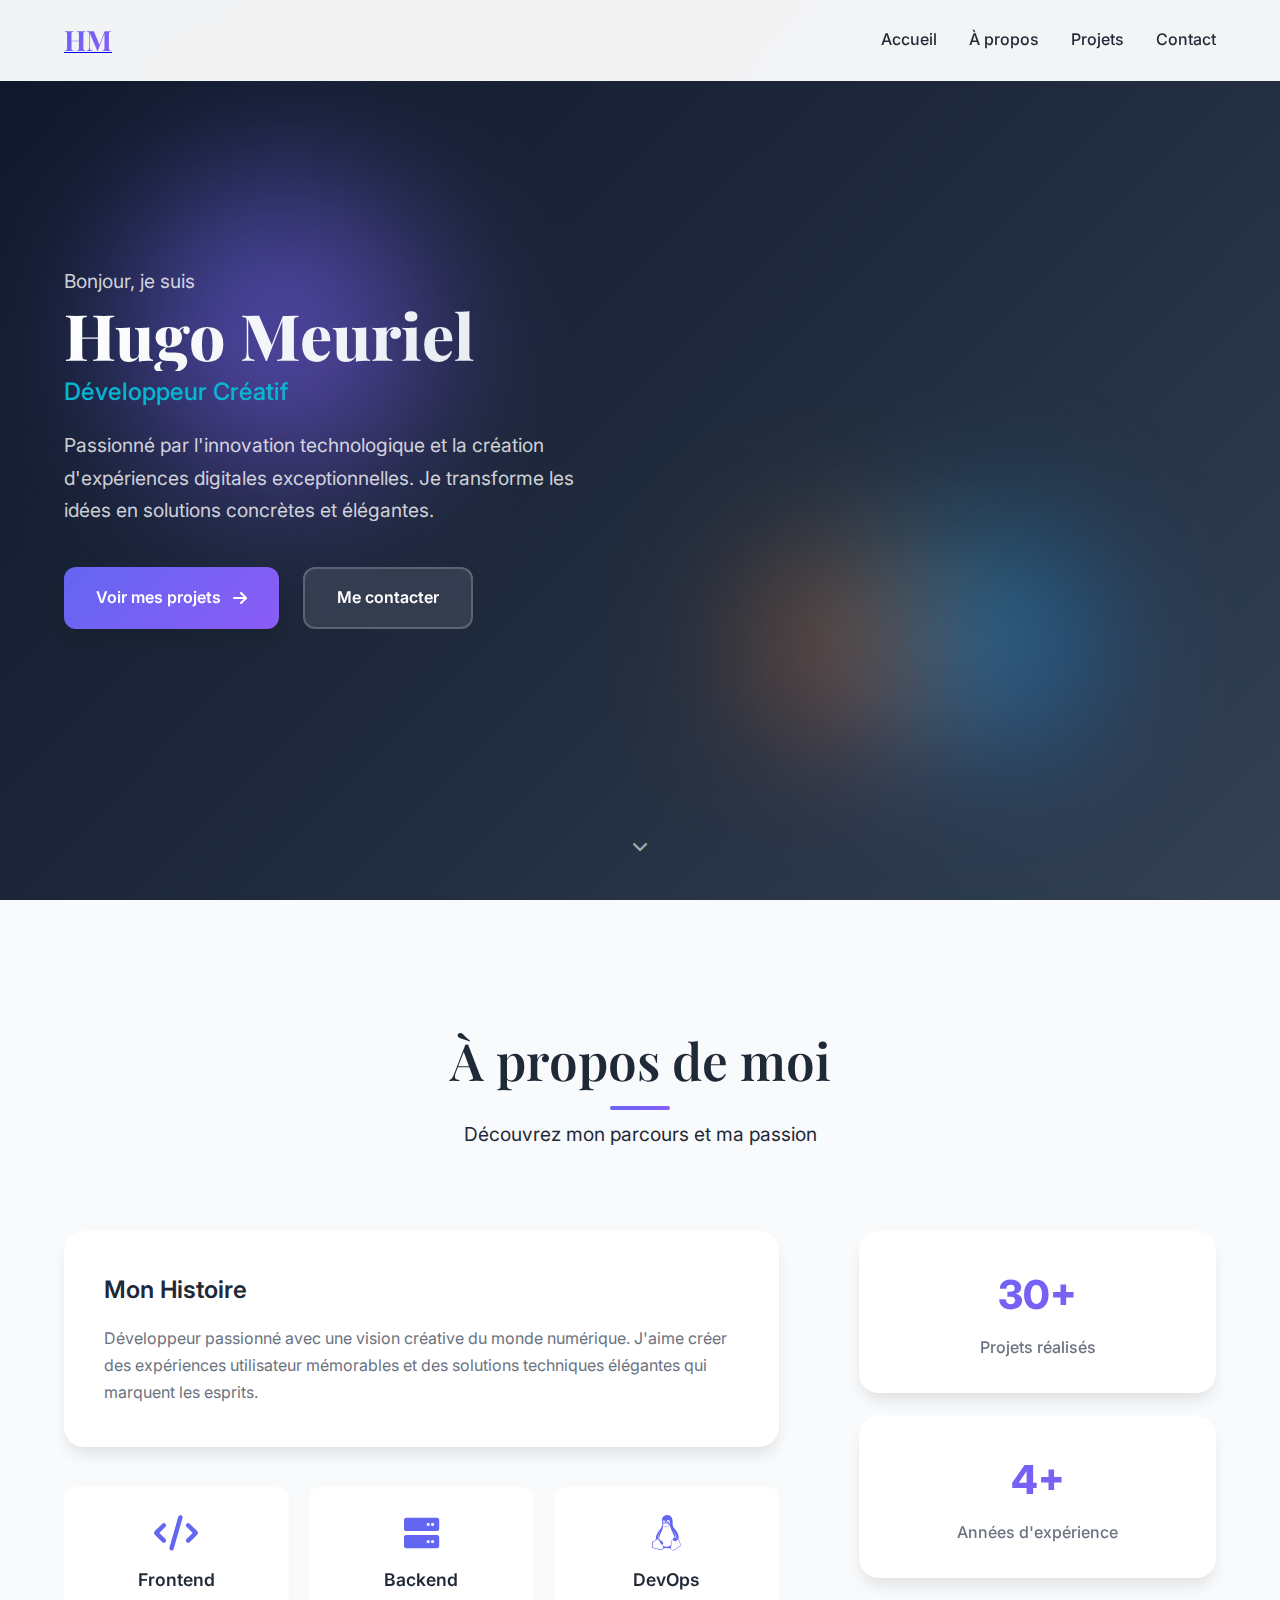
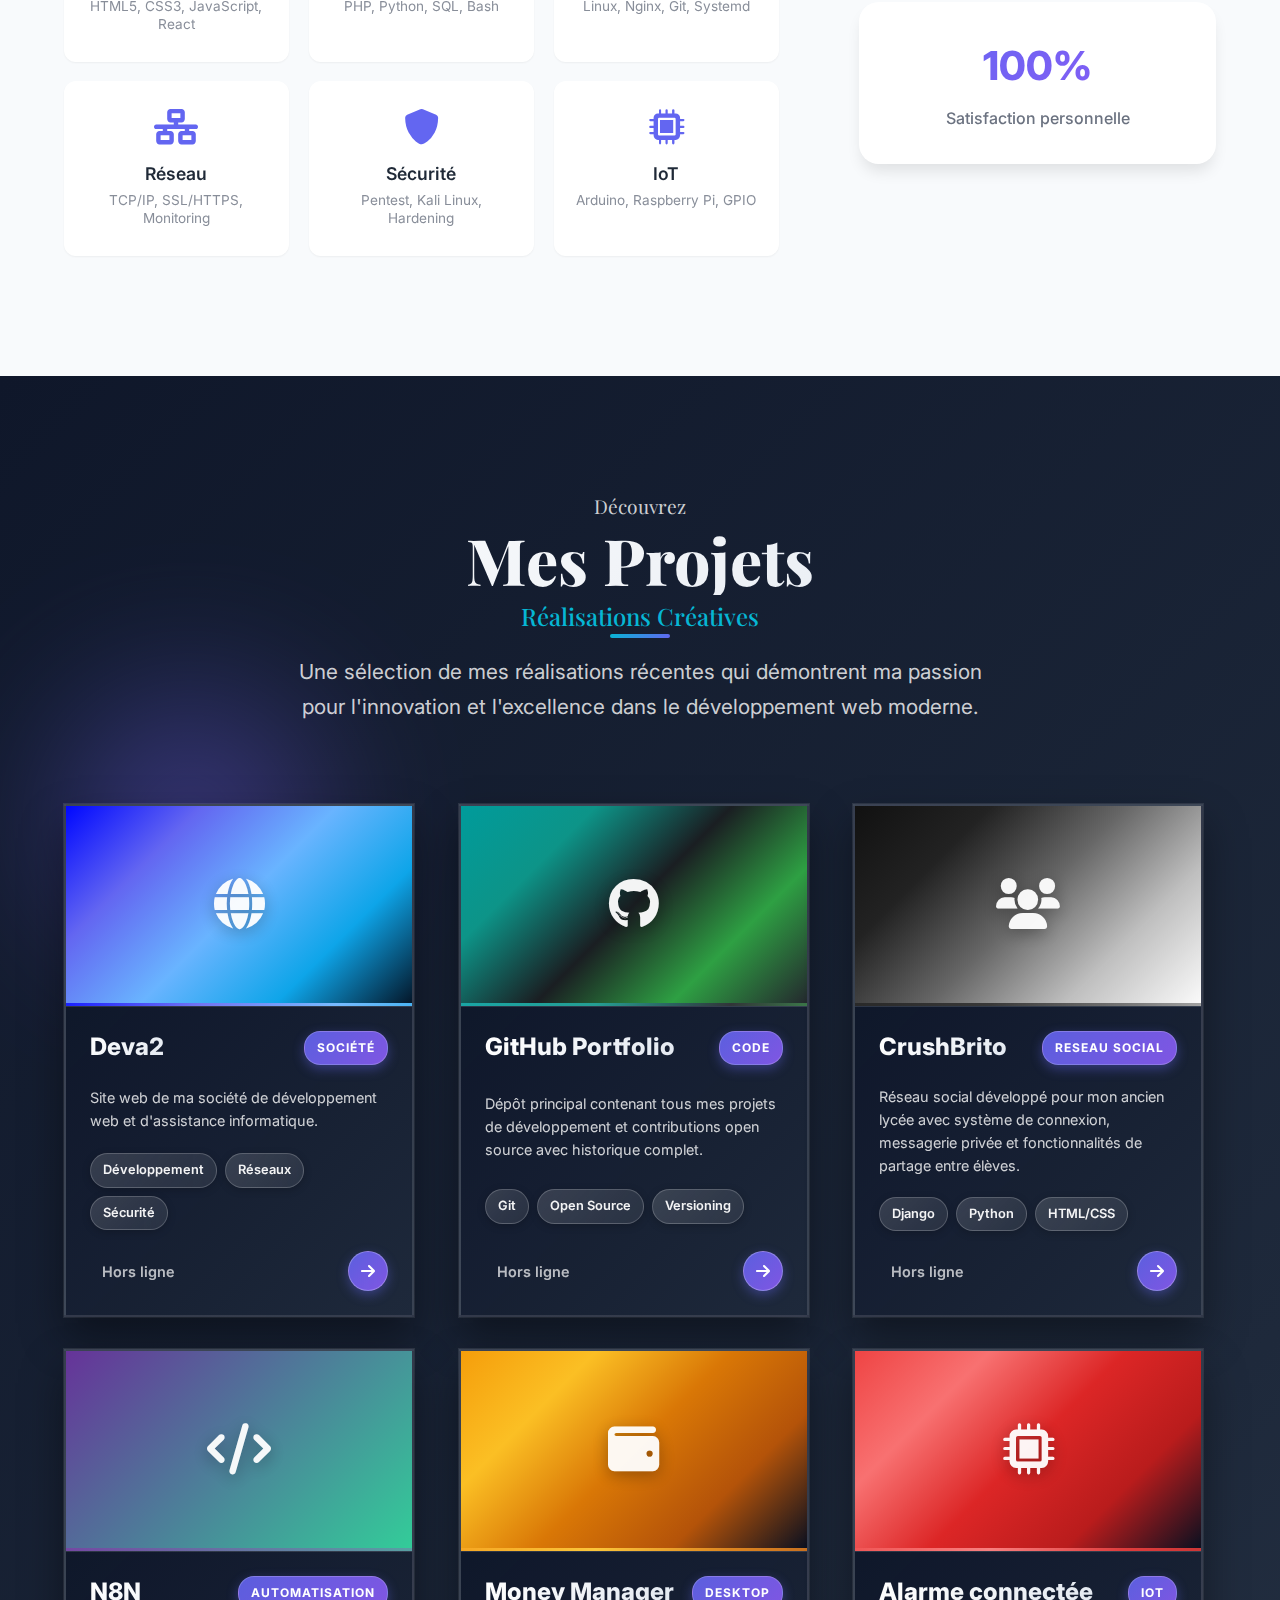
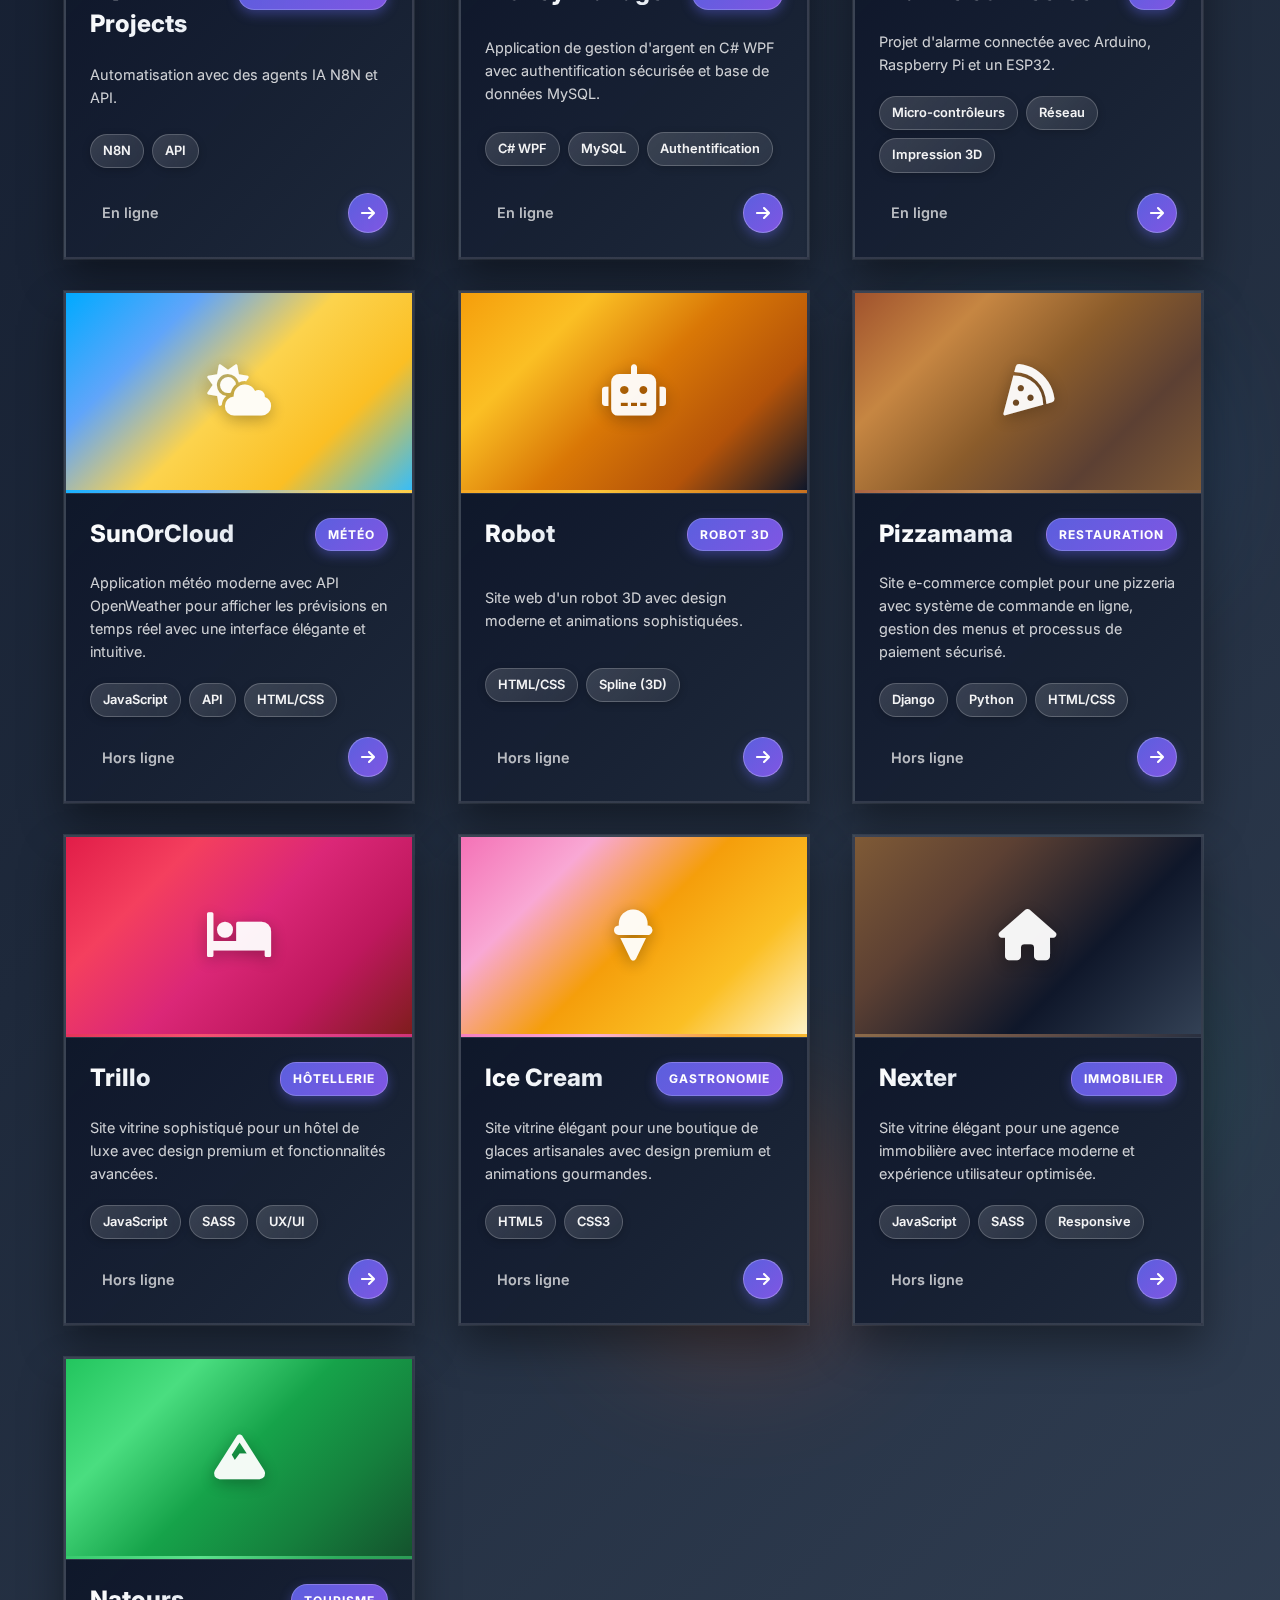
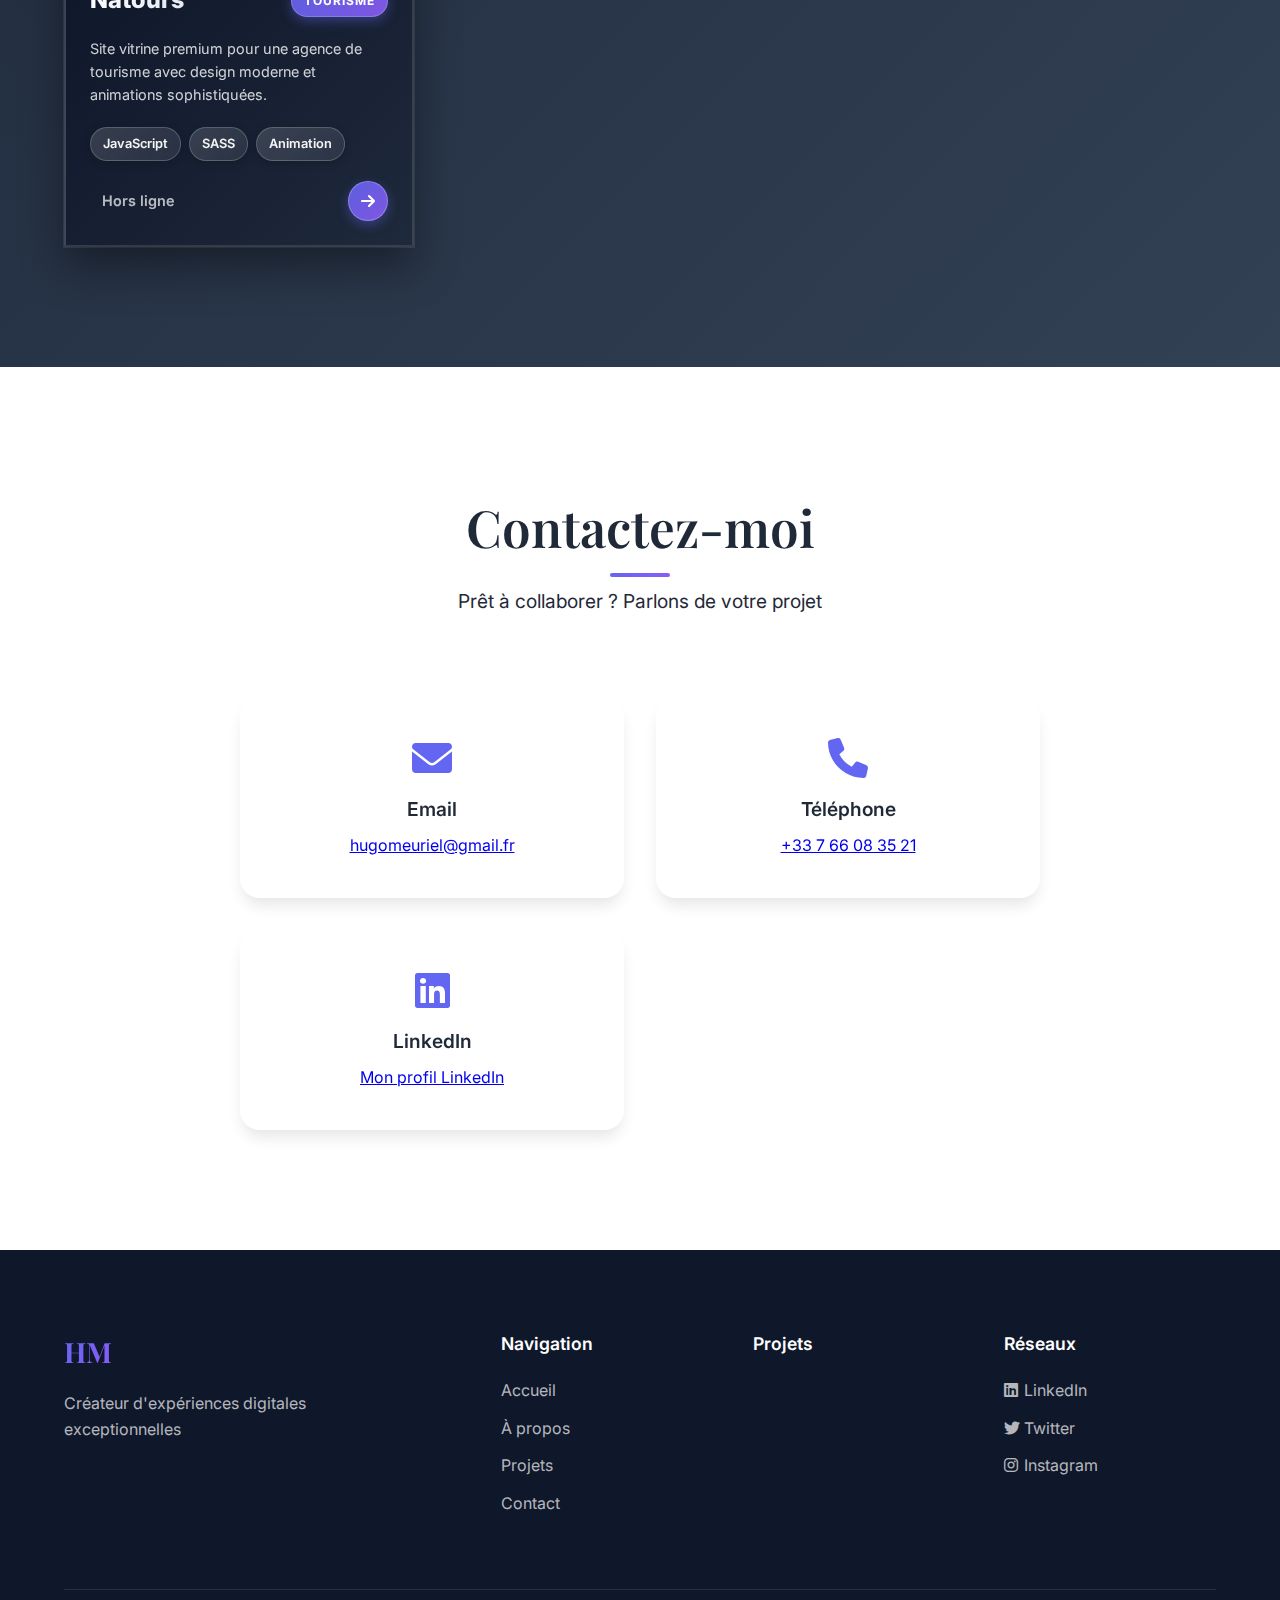
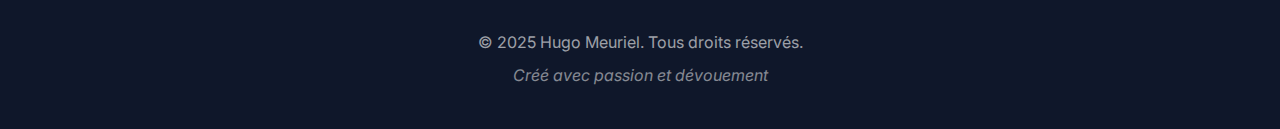
<file: index.html>
<!DOCTYPE html>
<html lang="fr">
<head>
    <meta charset="UTF-8">
    <meta name="viewport" content="width=device-width, initial-scale=1.0">
    <title>Hugo Meuriel - Développeur Créatif | Portfolio</title>
    
    <!-- Meta Description -->
    <meta name="description" content="Portfolio de Hugo Meuriel, développeur créatif passionné par l'innovation. Découvrez mes projets en web, réseaux et applications modernes.">
    <meta name="keywords" content="Hugo Meuriel, développeur web, portfolio, JavaScript, Python, React, WPF, C#, cybersécurité, projets, innovation, Rennes">
    <meta name="author" content="Hugo Meuriel">
    <meta name="robots" content="index, follow">
    <link rel="canonical" href="https://hugomeuriel.fr/">
    <meta name="google-site-verification" content="AvTYAMU7GsDH3v7tyPYVUI4bIBEm88BpUrNsn2tBxVE">
  
    <!-- Open Graph / Facebook -->
    <meta property="og:type" content="website">
    <meta property="og:locale" content="fr_FR">
    <meta property="og:url" content="https://hugomeuriel.fr/">
    <meta property="og:title" content="Hugo Meuriel - Développeur Créatif | Portfolio">
    <meta property="og:description" content="Portfolio de Hugo Meuriel, développeur créatif passionné par l'innovation technologique. Découvrez mes projets en développement web, réseaux sociaux et applications modernes.">
    <meta property="og:image" content="https://hugomeuriel.fr/assets/images/HM.jpg">
  
    <!-- Twitter -->
    <meta name="twitter:card" content="summary_large_image">
    <meta name="twitter:url" content="https://hugomeuriel.fr/">
    <meta name="twitter:title" content="Hugo Meuriel - Développeur Créatif | Portfolio">
    <meta name="twitter:description" content="Portfolio de Hugo Meuriel, développeur créatif passionné par l'innovation technologique.">
    <meta name="twitter:image" content="https://hugomeuriel.fr/assets/images/HM.jpg">
    <!-- <meta name="twitter:creator" content="@hugomeuriel"> -->
  
    <!-- Design -->
    <meta name="theme-color" content="#6366f1">
    <link rel="icon" type="image/svg+xml" href="assets/icons/favicon.svg">
    <link rel="apple-touch-icon" sizes="180x180" href="assets/icons/favicon.ico">
    <link rel="stylesheet" href="assets/css/styles.css">
    <link href="https://fonts.googleapis.com/css2?family=Inter:wght@300;400;500;600;700;800&family=Playfair+Display:wght@400;500;600;700&display=swap" rel="stylesheet">
    <link rel="stylesheet" href="https://cdnjs.cloudflare.com/ajax/libs/font-awesome/6.0.0/css/all.min.css">
  
    <script defer src="assets/js/components.js"></script>
    <script defer src="assets/js/script.js"></script>
</head>
<body>
    <div class="cursor-trail"></div>
    
    <!-- Header Component -->
    <div id="header-placeholder"></div>

    <header id="accueil" class="hero-section">
        <div class="hero-background">
            <div class="gradient-orb orb-1"></div>
            <div class="gradient-orb orb-2"></div>
            <div class="gradient-orb orb-3"></div>
        </div>
        <div class="hero-content">
            <div class="hero-text">
                <h1 class="hero-title">
                    <span class="title-line">Bonjour, je suis</span>
                    <span class="title-name">Hugo Meuriel</span>
                    <span class="title-role">Développeur Créatif</span>
                </h1>
                <p class="hero-description">
                    Passionné par l'innovation technologique et la création d'expériences digitales exceptionnelles. 
                    Je transforme les idées en solutions concrètes et élégantes.
                </p>
                <div class="hero-buttons">
                    <a href="#projets" class="btn btn-primary">
                        <span>Voir mes projets</span>
                        <i class="fas fa-arrow-right"></i>
                    </a>
                    <a href="#contact" class="btn btn-secondary">
                        <span>Me contacter</span>
                    </a>
                </div>
            </div>
        </div>
        <div class="scroll-indicator">
            <div class="scroll-arrow">
                <i class="fas fa-chevron-down"></i>
            </div>
        </div>
    </header>

    <section id="apropos" class="about-section">
        <div class="container">
            <div class="section-header">
                <h2 class="section-title">À propos de moi</h2>
                <p class="section-subtitle">Découvrez mon parcours et ma passion</p>
            </div>
            <div class="about-content">
                <div class="about-text">
                    <div class="about-card">
                        <h3>Mon Histoire</h3>
                        <p>
                            Développeur passionné avec une vision créative du monde numérique. 
                            J'aime créer des expériences utilisateur mémorables et des solutions 
                            techniques élégantes qui marquent les esprits.
                        </p>
                    </div>
                    <div class="skills-grid">
                        <div class="skill-item">
                            <i class="fas fa-code"></i>
                            <span>Frontend</span>
                            <small>HTML5, CSS3, JavaScript, React</small>
                        </div>
                        <div class="skill-item">
                            <i class="fas fa-server"></i>
                            <span>Backend</span>
                            <small>PHP, Python, SQL, Bash</small>
                        </div>
                        <div class="skill-item">
                            <i class="fab fa-linux"></i>
                            <span>DevOps</span>
                            <small>Linux, Nginx, Git, Systemd</small>
                        </div>
                        <div class="skill-item">
                            <i class="fas fa-network-wired"></i>
                            <span>Réseau</span>
                            <small>TCP/IP, SSL/HTTPS, Monitoring</small>
                        </div>
                        <div class="skill-item">
                            <i class="fas fa-shield-alt"></i>
                            <span>Sécurité</span>
                            <small>Pentest, Kali Linux, Hardening</small>
                        </div>
                        <div class="skill-item">
                            <i class="fas fa-microchip"></i>
                            <span>IoT</span>
                            <small>Arduino, Raspberry Pi, GPIO</small>
                        </div>
                    </div>
                </div>
                <div class="about-stats">
                    <div class="stat-card">
                        <div class="stat-number">30+</div>
                        <div class="stat-label">Projets réalisés</div>
                    </div>
                    <div class="stat-card">
                        <div class="stat-number">4+</div>
                        <div class="stat-label">Années d'expérience</div>
                    </div>
                    <div class="stat-card">
                        <div class="stat-number">100%</div>
                        <div class="stat-label">Satisfaction personnelle</div>
                    </div>
                </div>
            </div>
        </div>
    </section>

    <section id="projets" class="projects-section">
        <div class="projects-background">
            <div class="projects-gradient-orb orb-1"></div>
            <div class="projects-gradient-orb orb-2"></div>
            <div class="projects-gradient-orb orb-3"></div>
            <div class="projects-gradient-orb orb-4"></div>
        </div>
        <div class="container">
            <div class="section-header">
                <h2 class="section-title">
                    <span class="title-line">Découvrez</span>
                    <span class="title-name">Mes Projets</span>
                    <span class="title-role">Réalisations Créatives</span>
                </h2>
                <p class="section-subtitle">
                    Une sélection de mes réalisations récentes qui démontrent ma passion pour l'innovation 
                    et l'excellence dans le développement web moderne.
                </p>
            </div>
            <div class="projects-grid">
                <div class="project-card premium-card" data-url="https://github.com/Hug0003">
                    <div class="project-image github-bg">
                        <div class="project-icon">
                            <i class="fab fa-github"></i>
                        </div>
                        <div class="project-overlay">
                            <div class="overlay-content">
                                <i class="fas fa-external-link-alt"></i>
                                <span>Voir le profil</span>
                            </div>
                        </div>
                        <div class="project-gradient"></div>
                    </div>
                    <div class="project-content">
                        <div class="project-header">
                            <h3 class="project-title">GitHub Portfolio</h3>
                            <div class="project-badge">Code</div>
                        </div>
                        <p class="project-description">
                            Dépôt principal contenant tous mes projets de développement et contributions open source avec historique complet.
                        </p>
                        <div class="project-tech">
                            <span class="tech-tag">Git</span>
                            <span class="tech-tag">Open Source</span>
                            <span class="tech-tag">Versioning</span>
                        </div>
                        <div class="project-footer">
                            <div class="project-status">
                                <span class="status-dot"></span>
                                <span>En ligne</span>
                            </div>
                            <div class="project-link">
                                <i class="fas fa-arrow-right"></i>
                            </div>
                        </div>
                    </div>
                </div>

                <div class="project-card premium-card" data-url="https://deva2.fr">
                    <div class="project-image deva2-bg">
                        <div class="project-icon">
                            <i class="fas fa-globe"></i>
                        </div>
                        <div class="project-overlay">
                            <div class="overlay-content">
                                <i class="fas fa-external-link-alt"></i>
                                <span>Voir ma société</span>
                            </div>
                        </div>
                        <div class="project-gradient"></div>
                    </div>
                    <div class="project-content">
                        <div class="project-header">
                            <h3 class="project-title">Deva2</h3>
                            <div class="project-badge">Société</div>
                        </div>
                        <p class="project-description">
                            Site web de ma société de développement web et d'assistance informatique.
                        </p>
                        <div class="project-tech">
                            <span class="tech-tag">Développement</span>
                            <span class="tech-tag">Réseaux</span>
                            <span class="tech-tag">Sécurité</span>
                        </div>
                        <div class="project-footer">
                            <div class="project-status">
                                <span class="status-dot"></span>
                                <span>En ligne</span>
                            </div>
                            <div class="project-link">
                                <i class="fas fa-arrow-right"></i>
                            </div>
                        </div>
                    </div>
                </div>
                
                <div class="project-card premium-card" data-url="https://natours.hugomeuriel.fr">
                    <div class="project-image natours-bg">
                        <div class="project-icon">
                            <i class="fas fa-mountain"></i>
                        </div>
                        <div class="project-overlay">
                            <div class="overlay-content">
                                <i class="fas fa-external-link-alt"></i>
                                <span>Voir le projet</span>
                            </div>
                        </div>
                        <div class="project-gradient"></div>
                    </div>
                    <div class="project-content">
                        <div class="project-header">
                            <h3 class="project-title">Natours</h3>
                            <div class="project-badge">Tourisme</div>
                        </div>
                        <p class="project-description">
                            Site vitrine premium pour une agence de tourisme avec design moderne et animations sophistiquées.
                        </p>
                        <div class="project-tech">
                            <span class="tech-tag">JavaScript</span>
                            <span class="tech-tag">SASS</span>
                            <span class="tech-tag">Animation</span>
                        </div>
                        <div class="project-footer">
                            <div class="project-status">
                                <span class="status-dot"></span>
                                <span>En ligne</span>
                            </div>
                            <div class="project-link">
                                <i class="fas fa-arrow-right"></i>
                            </div>
                        </div>
                    </div>
                </div>

                <div class="project-card premium-card" data-url="https://crushbrito.hugomeuriel.fr">
                    <div class="project-image crushbrito-bg">
                        <div class="project-icon">
                            <i class="fas fa-users"></i>
                        </div>
                        <div class="project-overlay">
                            <div class="overlay-content">
                                <i class="fas fa-external-link-alt"></i>
                                <span>Voir le projet</span>
                            </div>
                        </div>
                        <div class="project-gradient"></div>
                    </div>
                    <div class="project-content">
                        <div class="project-header">
                            <h3 class="project-title">CrushBrito</h3>
                            <div class="project-badge">Reseau social</div>
                        </div>
                        <p class="project-description">
                            Réseau social développé pour mon ancien lycée avec système de connexion, 
                            messagerie privée et fonctionnalités de partage entre élèves.
                        </p>
                        <div class="project-tech">
                            <span class="tech-tag">Django</span>
                            <span class="tech-tag">Python</span>
                            <span class="tech-tag">HTML/CSS</span>
                        </div>
                        <div class="project-footer">
                            <div class="project-status">
                                <span class="status-dot"></span>
                                <span>En ligne</span>
                            </div>
                            <div class="project-link">
                                <i class="fas fa-arrow-right"></i>
                            </div>
                        </div>
                    </div>
                </div>

                <div class="project-card premium-card" data-url="https://robot.hugomeuriel.fr">
                    <div class="project-image robot-bg">
                        <div class="project-icon">
                            <i class="fas fa-robot"></i>
                        </div>
                        <div class="project-overlay">
                            <div class="overlay-content">
                                <i class="fas fa-external-link-alt"></i>
                                <span>Voir le projet</span>
                            </div>
                        </div>
                        <div class="project-gradient"></div>
                    </div>
                    <div class="project-content">
                        <div class="project-header">
                            <h3 class="project-title">Robot</h3>
                            <div class="project-badge">Robot 3D</div>
                        </div>
                        <p class="project-description">
                            Site web d'un robot 3D avec design moderne et animations sophistiquées.
                        </p>
                        <div class="project-tech">
                            <span class="tech-tag">HTML/CSS</span>
                            <span class="tech-tag">Spline (3D)</span>
                        </div>
                        <div class="project-footer">
                            <div class="project-status">
                                <span class="status-dot"></span>
                                <span>En ligne</span>
                            </div>
                            <div class="project-link">
                                <i class="fas fa-arrow-right"></i>
                            </div>
                        </div>
                    </div>
                </div>

                <div class="project-card premium-card" data-url="https://pizzamama.hugomeuriel.fr">
                    <div class="project-image pizzamama-bg">
                        <div class="project-icon">
                            <i class="fas fa-pizza-slice"></i>
                        </div>
                        <div class="project-overlay">
                            <div class="overlay-content">
                                <i class="fas fa-external-link-alt"></i>
                                <span>Voir le projet</span>
                            </div>
                        </div>
                        <div class="project-gradient"></div>
                    </div>
                    <div class="project-content">
                        <div class="project-header">
                            <h3 class="project-title">Pizzamama</h3>
                            <div class="project-badge">Restauration</div>
                        </div>
                        <p class="project-description">
                            Site e-commerce complet pour une pizzeria avec système de commande en ligne, 
                            gestion des menus et processus de paiement sécurisé.
                        </p>
                        <div class="project-tech">
                            <span class="tech-tag">Django</span>
                            <span class="tech-tag">Python</span>
                            <span class="tech-tag">HTML/CSS</span>
                        </div>
                        <div class="project-footer">
                            <div class="project-status">
                                <span class="status-dot"></span>
                                <span>En ligne</span>
                            </div>
                            <div class="project-link">
                                <i class="fas fa-arrow-right"></i>
                            </div>
                        </div>
                    </div>
                </div>

                <div class="project-card premium-card" data-url="https://nexter.hugomeuriel.fr">
                    <div class="project-image nexter-bg">
                        <div class="project-icon">
                            <i class="fas fa-home"></i>
                        </div>
                        <div class="project-overlay">
                            <div class="overlay-content">
                                <i class="fas fa-external-link-alt"></i>
                                <span>Voir le projet</span>
                            </div>
                        </div>
                        <div class="project-gradient"></div>
                    </div>
                    <div class="project-content">
                        <div class="project-header">
                            <h3 class="project-title">Nexter</h3>
                            <div class="project-badge">Immobilier</div>
                        </div>
                        <p class="project-description">
                            Site vitrine élégant pour une agence immobilière avec interface moderne et expérience utilisateur optimisée.
                        </p>
                        <div class="project-tech">
                            <span class="tech-tag">JavaScript</span>
                            <span class="tech-tag">SASS</span>
                            <span class="tech-tag">Responsive</span>
                        </div>
                        <div class="project-footer">
                            <div class="project-status">
                                <span class="status-dot"></span>
                                <span>En ligne</span>
                            </div>
                            <div class="project-link">
                                <i class="fas fa-arrow-right"></i>
                            </div>
                        </div>
                    </div>
                </div>

                <div class="project-card premium-card" data-url="https://trillo.hugomeuriel.fr">
                    <div class="project-image trillo-bg">
                        <div class="project-icon">
                            <i class="fas fa-bed"></i>
                        </div>
                        <div class="project-overlay">
                            <div class="overlay-content">
                                <i class="fas fa-external-link-alt"></i>
                                <span>Voir le projet</span>
                            </div>
                        </div>
                        <div class="project-gradient"></div>
                    </div>
                    <div class="project-content">
                        <div class="project-header">
                            <h3 class="project-title">Trillo</h3>
                            <div class="project-badge">Hôtellerie</div>
                        </div>
                        <p class="project-description">
                            Site vitrine sophistiqué pour un hôtel de luxe avec design premium et fonctionnalités avancées.
                        </p>
                        <div class="project-tech">
                            <span class="tech-tag">JavaScript</span>
                            <span class="tech-tag">SASS</span>
                            <span class="tech-tag">UX/UI</span>
                        </div>
                        <div class="project-footer">
                            <div class="project-status">
                                <span class="status-dot"></span>
                                <span>En ligne</span>
                            </div>
                            <div class="project-link">
                                <i class="fas fa-arrow-right"></i>
                            </div>
                        </div>
                    </div>
                </div>

                <div class="project-card premium-card" data-url="https://icecream.hugomeuriel.fr">
                    <div class="project-image icecream-bg">
                        <div class="project-icon">
                            <i class="fas fa-ice-cream"></i>
                        </div>
                        <div class="project-overlay">
                            <div class="overlay-content">
                                <i class="fas fa-external-link-alt"></i>
                                <span>Voir le projet</span>
                            </div>
                        </div>
                        <div class="project-gradient"></div>
                    </div>
                    <div class="project-content">
                        <div class="project-header">
                            <h3 class="project-title">Ice Cream</h3>
                            <div class="project-badge">Gastronomie</div>
                        </div>
                        <p class="project-description">
                            Site vitrine élégant pour une boutique de glaces artisanales avec design premium et animations gourmandes.
                        </p>
                        <div class="project-tech">
                            <span class="tech-tag">HTML5</span>
                            <span class="tech-tag">CSS3</span>
                        </div>
                        <div class="project-footer">
                            <div class="project-status">
                                <span class="status-dot"></span>
                                <span>En ligne</span>
                            </div>
                            <div class="project-link">
                                <i class="fas fa-arrow-right"></i>
                            </div>
                        </div>
                    </div>
                </div>


                <div class="project-card premium-card" data-url="alarm.html">
                    <div class="project-image alarm-bg">
                        <div class="project-icon">
                            <i class="fas fa-microchip"></i>
                        </div>
                        <div class="project-overlay">
                            <div class="overlay-content">
                                <i class="fas fa-external-link-alt"></i>
                                <span>Voir le projet</span>
                            </div>
                        </div>
                        <div class="project-gradient"></div>
                    </div>
                    <div class="project-content">
                        <div class="project-header">
                            <h3 class="project-title">Alarme connectée</h3>
                            <div class="project-badge">IoT</div>
                        </div>
                        <p class="project-description">
                            Projet d'alarme connectée avec Arduino, Raspberry Pi et un ESP32.
                        </p>
                        <div class="project-tech">
                            <span class="tech-tag">Micro-contrôleurs</span>
                            <span class="tech-tag">Réseau</span>
                            <span class="tech-tag">Impression 3D</span>
                        </div>
                        <div class="project-footer">
                            <div class="project-status">
                                <span class="status-dot"></span>
                                <span>En ligne</span>
                            </div>
                            <div class="project-link">
                                <i class="fas fa-arrow-right"></i>
                            </div>
                        </div>
                    </div>
                </div>

                <div class="project-card premium-card" data-url="money-manager.html">
                    <div class="project-image money-manager-bg">
                        <div class="project-icon">
                            <i class="fas fa-wallet"></i>
                        </div>
                        <div class="project-overlay">
                            <div class="overlay-content">
                                <i class="fas fa-external-link-alt"></i>
                                <span>Voir le projet</span>
                            </div>
                        </div>
                        <div class="project-gradient"></div>
                    </div>
                    <div class="project-content">
                        <div class="project-header">
                            <h3 class="project-title">Money Manager</h3>
                            <div class="project-badge">Desktop</div>
                        </div>
                        <p class="project-description">
                            Application de gestion d'argent en C# WPF avec authentification sécurisée et base de données MySQL.
                        </p>
                        <div class="project-tech">
                            <span class="tech-tag">C# WPF</span>
                            <span class="tech-tag">MySQL</span>
                            <span class="tech-tag">Authentification</span>
                        </div>
                        <div class="project-footer">
                            <div class="project-status">
                                <span class="status-dot"></span>
                                <span>En ligne</span>
                            </div>
                            <div class="project-link">
                                <i class="fas fa-arrow-right"></i>
                            </div>
                        </div>
                    </div>
                </div>


            </div>
        </div>
    </section>

    <section id="contact" class="contact-section">
        <div class="container">
            <div class="section-header">
                <h2 class="section-title">Contactez-moi</h2>
                <p class="section-subtitle">Prêt à collaborer ? Parlons de votre projet</p>
            </div>
            <div class="contact-content">
                <div class="contact-info">
                    <div class="contact-card">
                        <i class="fas fa-envelope"></i>
                        <h3>Email</h3>
                        <a href="mailto:hugomeuriel@gmail.fr">hugomeuriel@gmail.fr</a>
                    </div>
                    <div class="contact-card">
                        <i class="fas fa-phone"></i>
                        <h3>Téléphone</h3>
                        <a href="tel:+33766083521">+33 7 66 08 35 21</a>
                    </div>
                    <div class="contact-card">
                        <i class="fab fa-linkedin"></i>
                        <h3>LinkedIn</h3>
                        <a href="https://www.linkedin.com/in/hugo-meuriel-596282341/" target="_blank">Mon profil LinkedIn</a>
                    </div>
                </div>
            </div>
        </div>
    </section>

    <!-- Footer Component -->
    <div id="footer-placeholder"></div>
    
</body>
</html>
</file>
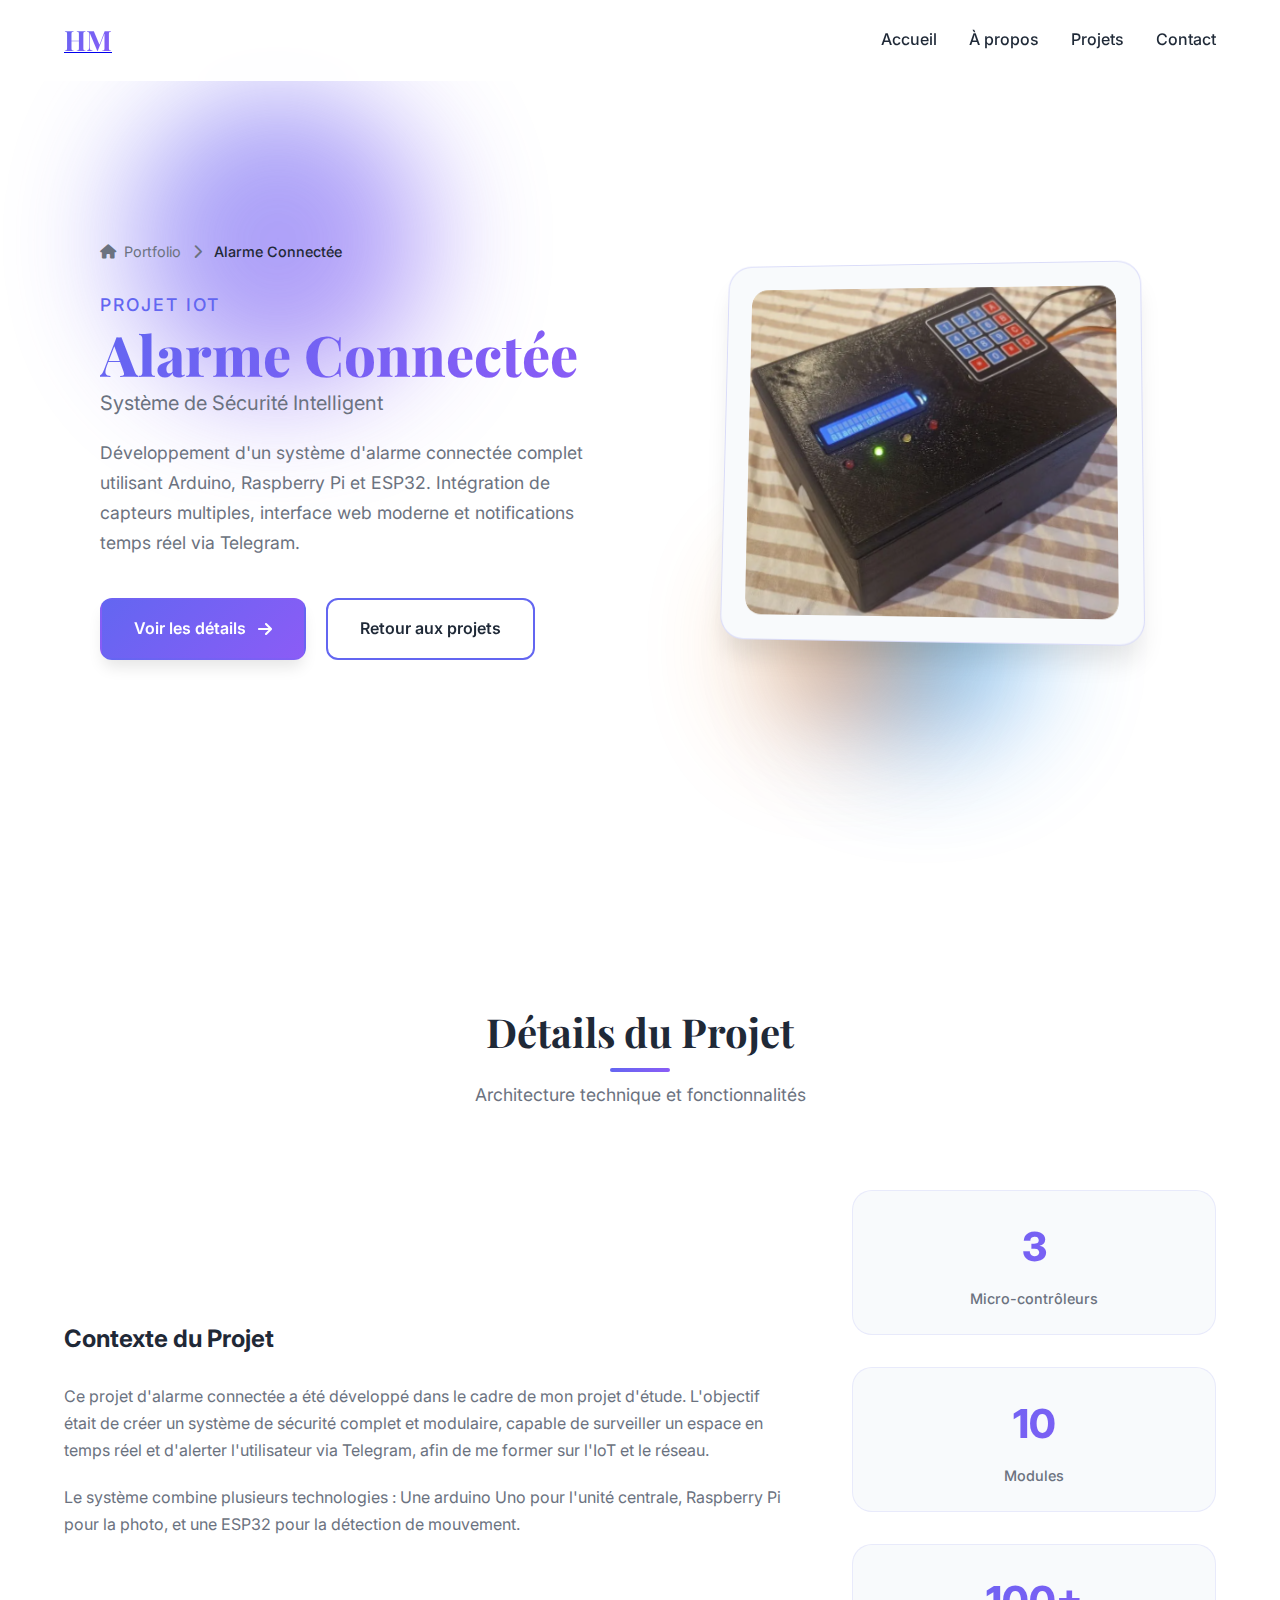
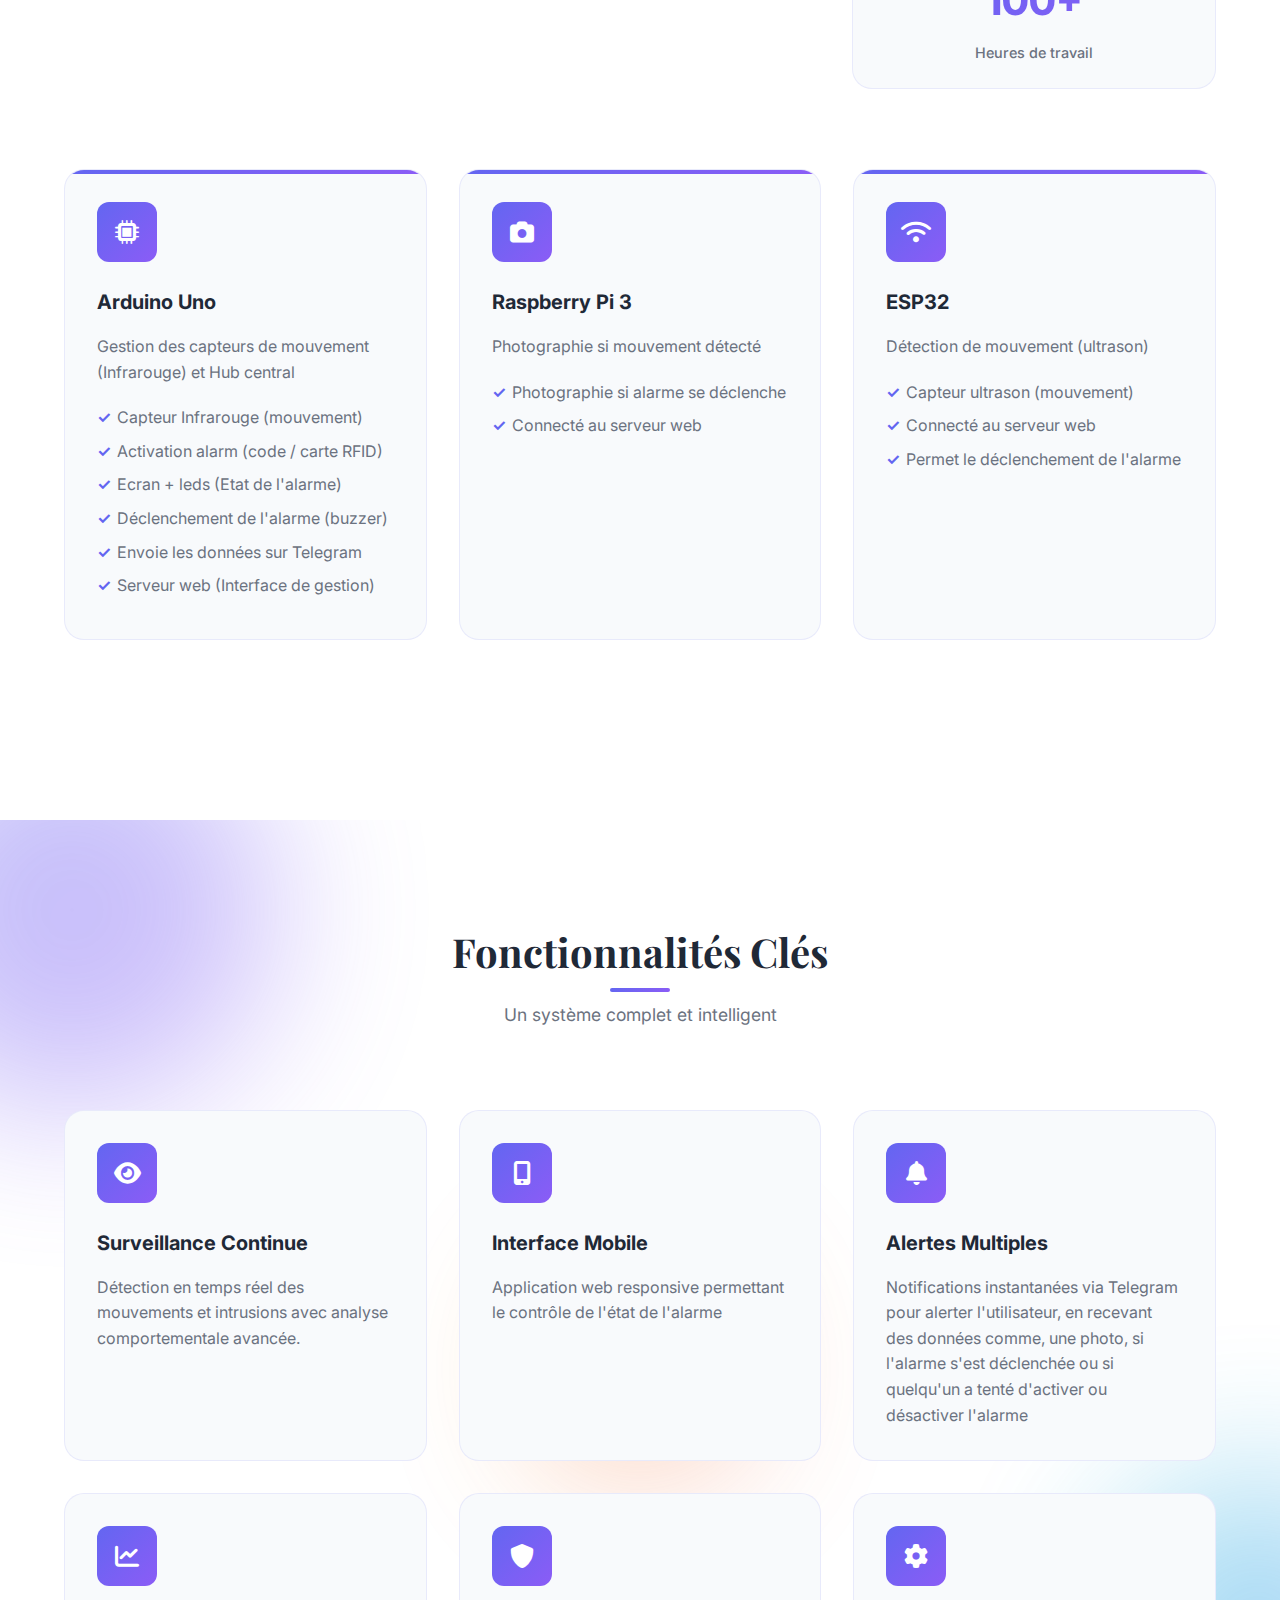
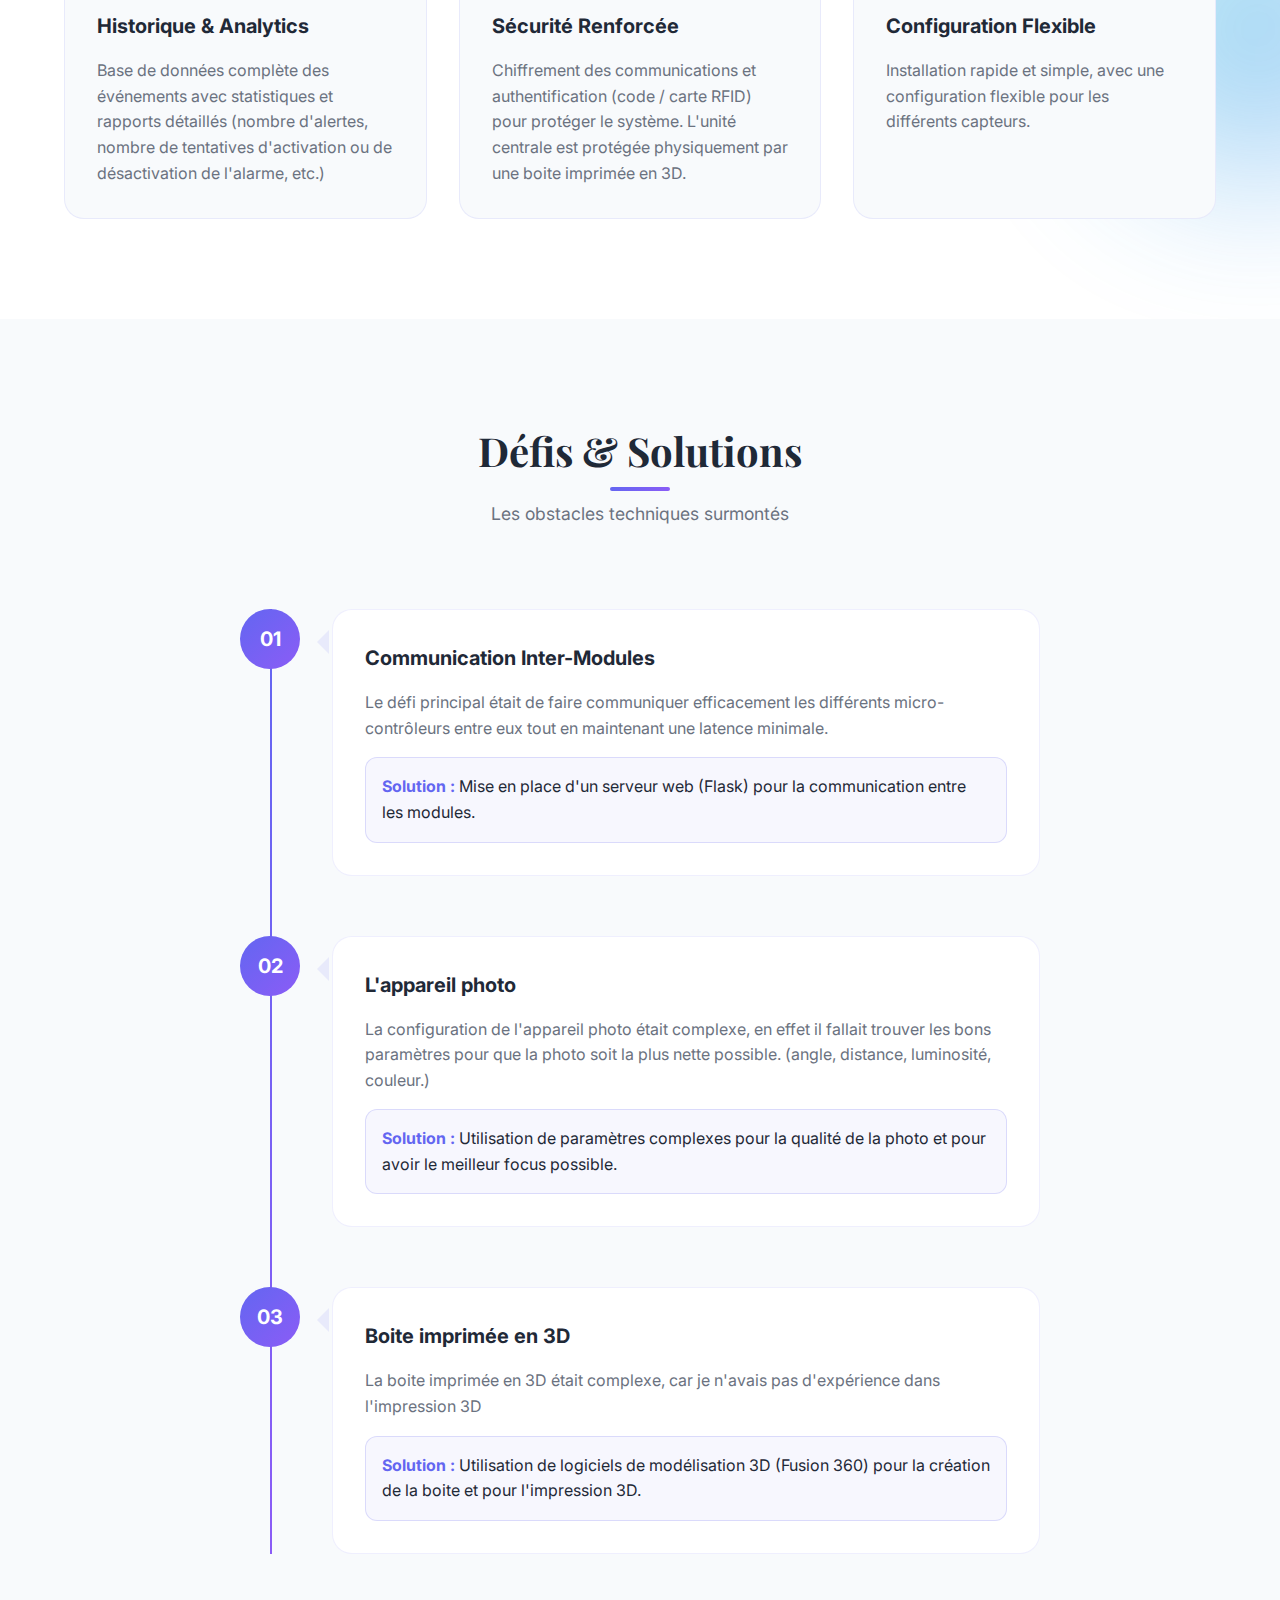
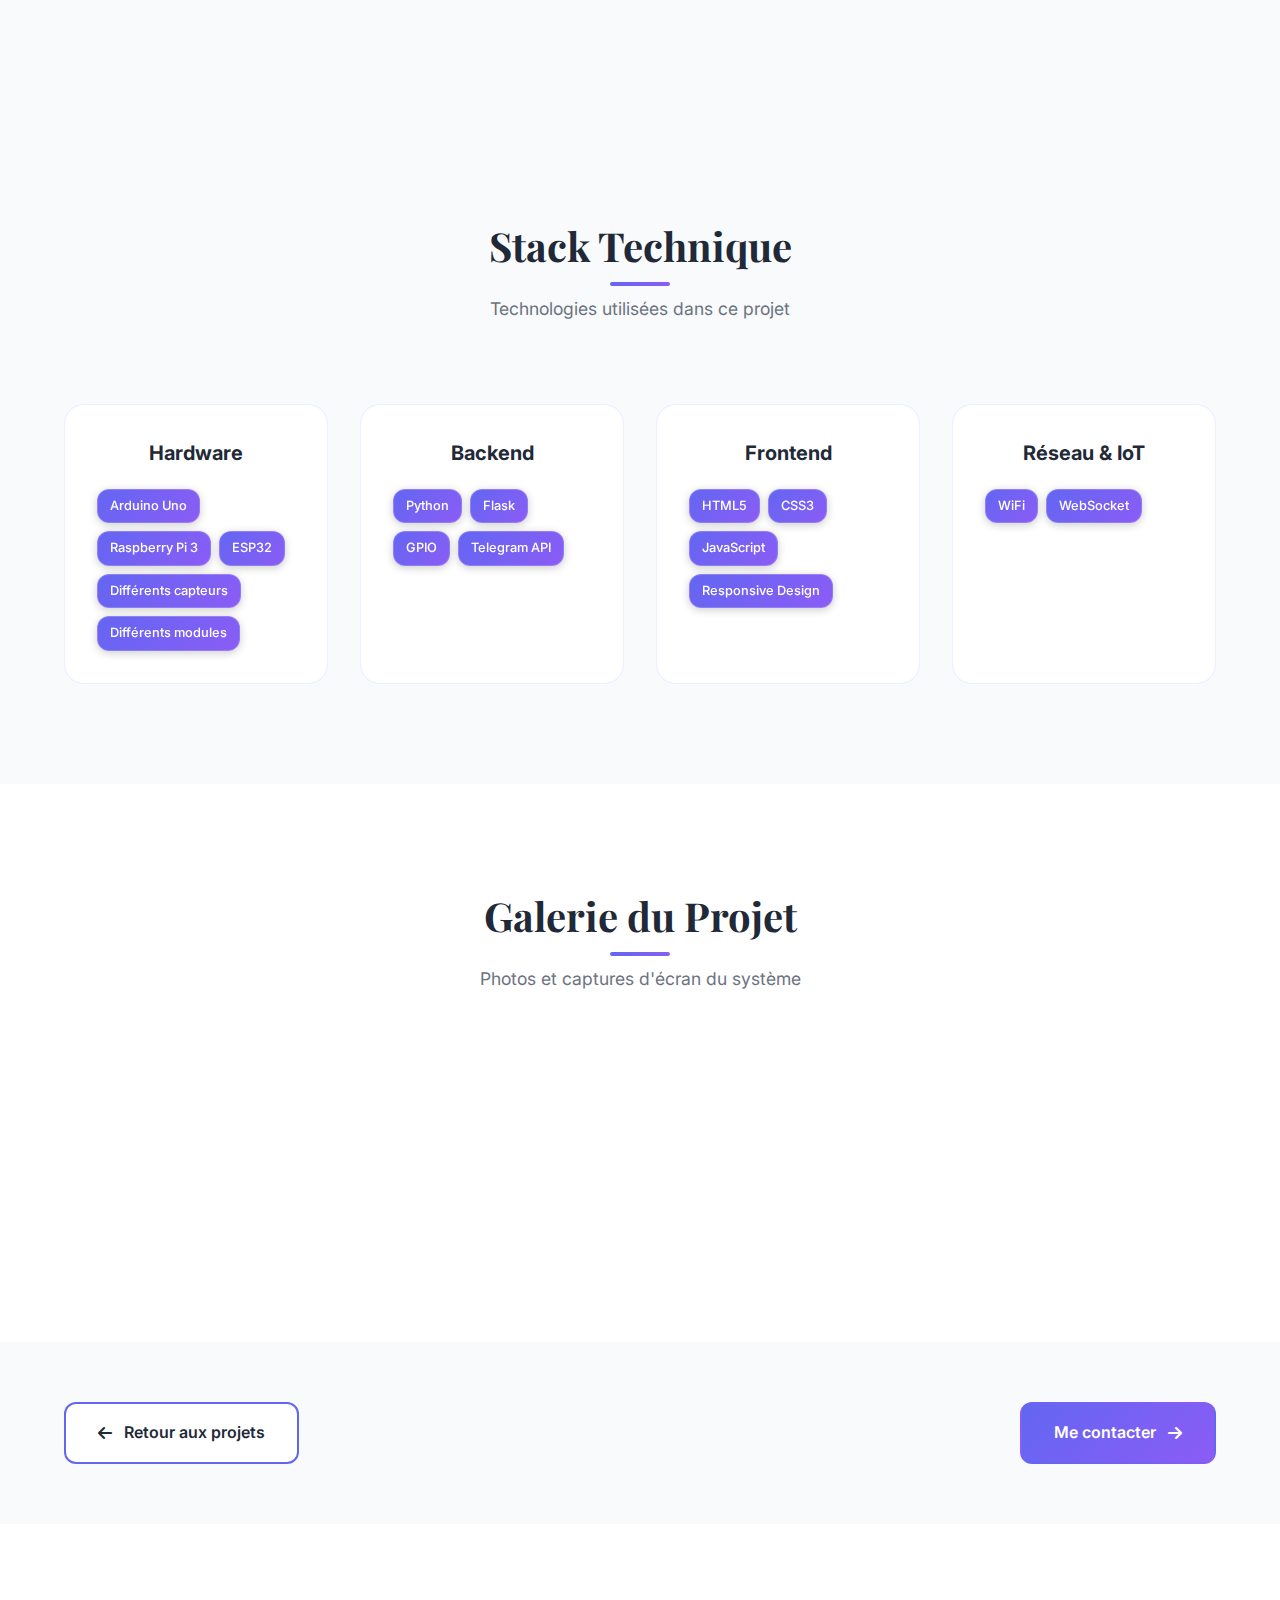
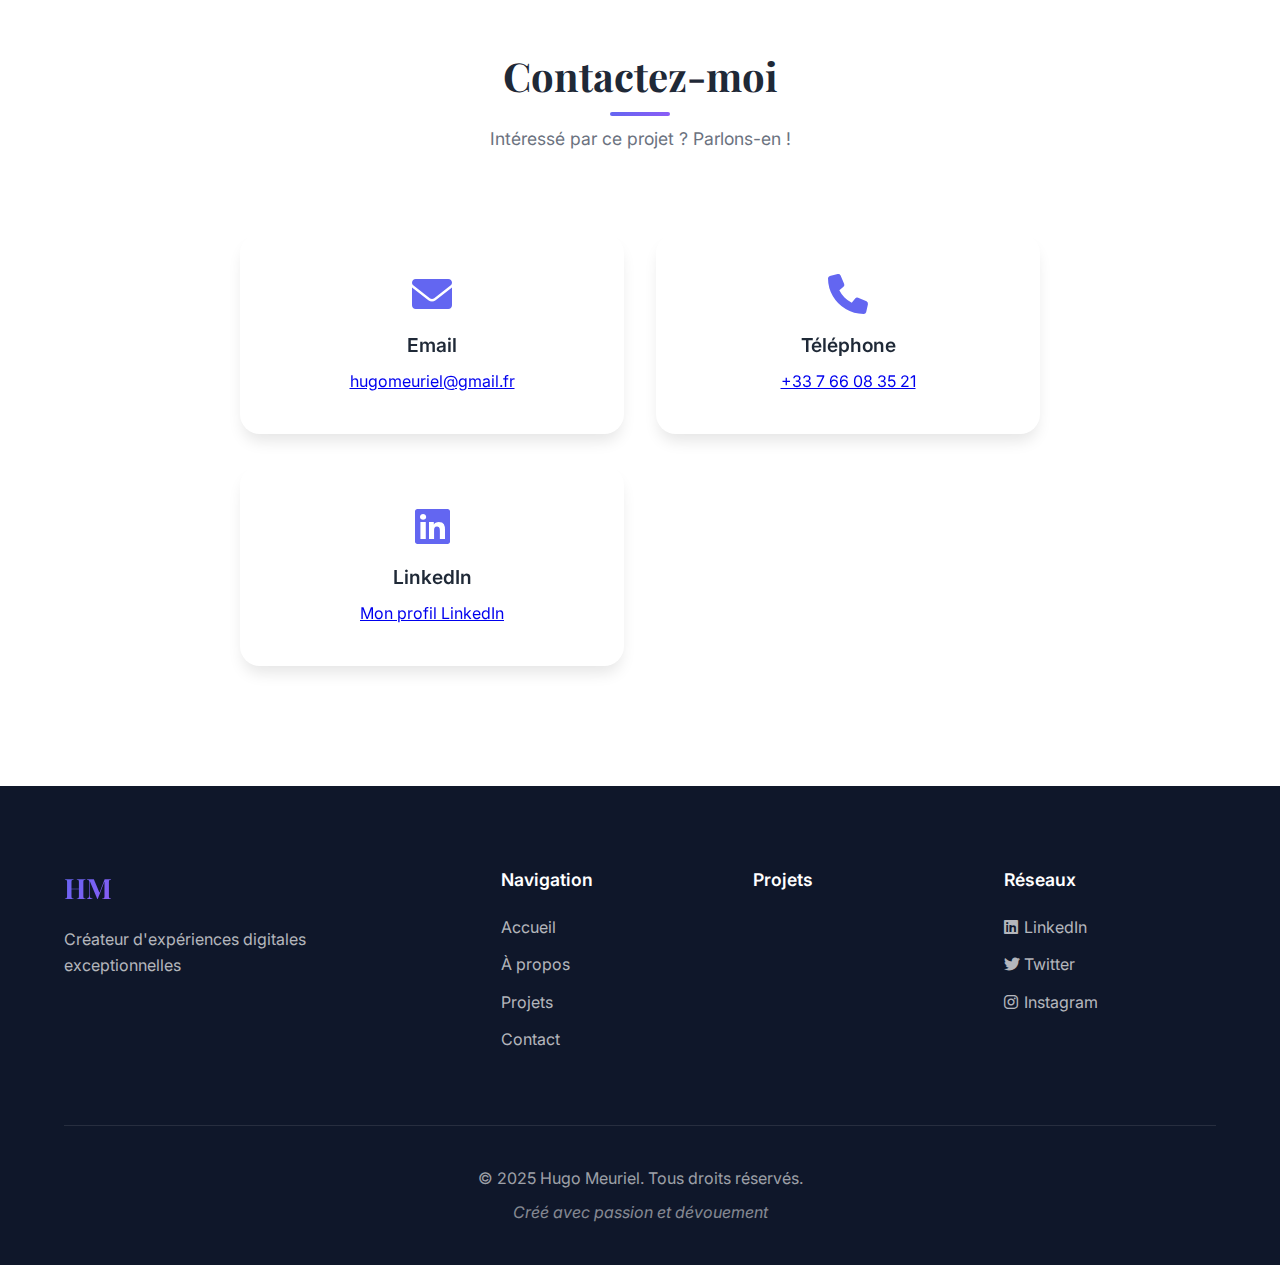
<file: alarm.html>
<!DOCTYPE html>
<html lang="fr">
<head>
    <meta charset="UTF-8">
    <meta name="viewport" content="width=device-width, initial-scale=1.0">
    <title>Alarme Connectée - Hugo Meuriel | Projet IoT</title>
    
    <!-- Meta Description -->
    <meta name="description" content="Projet d'alarme connectée développé par Hugo Meuriel utilisant Arduino, Raspberry Pi et ESP32 avec impression 3D et technologies IoT.">
    
    <!-- Favicon -->
    <link rel="icon" type="image/svg+xml" href="assets/icons/favicon.svg">
    <link rel="icon" type="image/x-icon" href="assets/icons/favicon.ico">
    
    <link rel="stylesheet" href="assets/css/styles.css">
    <link rel="stylesheet" href="assets/css/alarm.css">
    <script defer src="assets/js/components.js"></script>
    <script defer src="assets/js/script.js"></script>

    <link href="https://fonts.googleapis.com/css2?family=Inter:wght@300;400;500;600;700;800&family=Playfair+Display:wght@400;500;600;700&display=swap" rel="stylesheet">
    <link rel="stylesheet" href="https://cdnjs.cloudflare.com/ajax/libs/font-awesome/6.0.0/css/all.min.css">
</head>
<body>
    <div class="cursor-trail"></div>
    
    <!-- Header Component -->
    <div id="header-placeholder"></div>

    <header class="hero-section project-hero">
        <div class="hero-background">
            <div class="gradient-orb orb-1"></div>
            <div class="gradient-orb orb-2"></div>
            <div class="gradient-orb orb-3"></div>
        </div>
        <div class="hero-content">
            <div class="hero-text">
                <div class="project-breadcrumb">
                    <a href="index.html" class="breadcrumb-link">
                        <i class="fas fa-home"></i>
                        <span>Portfolio</span>
                    </a>
                    <i class="fas fa-chevron-right"></i>
                    <span class="breadcrumb-current">Alarme Connectée</span>
                </div>
                <h1 class="hero-title">
                    <span class="title-line">Projet IoT</span>
                    <span class="title-name">Alarme Connectée</span>
                    <span class="title-role">Système de Sécurité Intelligent</span>
                </h1>
                <p class="hero-description">
                    Développement d'un système d'alarme connectée complet utilisant Arduino, Raspberry Pi et ESP32. 
                    Intégration de capteurs multiples, interface web moderne et notifications temps réel via Telegram.
                </p>
                <div class="hero-buttons">
                    <a href="#details" class="btn btn-primary">
                        <span>Voir les détails</span>
                        <i class="fas fa-arrow-right"></i>
                    </a>
                    <a href="index.html#projets" class="btn btn-secondary">
                        <span>Retour aux projets</span>
                    </a>
                </div>
            </div>
            <div class="project-preview">
                <div class="preview-device">
                    <div class="device-screen">
                        <img src="assets/images/Alarme/boite_ferme.webp" alt="Alarme Connectée" loading="eager" decoding="async">
                    </div>
                </div>
            </div>
        </div>
    </header>

    <section id="details" class="project-details-section">
        <div class="container">
            <div class="section-header">
                <h2 class="section-title">Détails du Projet</h2>
                <p class="section-subtitle">Architecture technique et fonctionnalités</p>
            </div>
            
            <div class="project-overview">
                <div class="overview-content">
                    <div class="overview-text">
                        <h3>Contexte du Projet</h3>
                        <p>
                            Ce projet d'alarme connectée a été développé dans le cadre de mon projet d'étude. 
                            L'objectif était de créer un système de sécurité complet et modulaire, capable de 
                            surveiller un espace en temps réel et d'alerter l'utilisateur via Telegram, afin de me former sur l'IoT et le réseau.
                        </p>
                        <p>
                            Le système combine plusieurs technologies : Une arduino Uno pour l'unité centrale, 
                            Raspberry Pi pour la photo, et une ESP32 pour la détection de mouvement.
                        </p>
                    </div>
                    <div class="overview-stats">
                        <div class="stat-item">
                            <div class="stat-number">3</div>
                            <div class="stat-label">Micro-contrôleurs</div>
                        </div>
                        <div class="stat-item">
                            <div class="stat-number">10</div>
                            <div class="stat-label">Modules</div>
                        </div>
                        <div class="stat-item">
                            <div class="stat-number">100+</div>
                            <div class="stat-label">Heures de travail</div>
                        </div>
                    </div>
                </div>
            </div>

            <div class="technical-specs">
                <div class="specs-grid">
                    <div class="spec-card">
                        <div class="spec-icon">
                            <i class="fas fa-microchip"></i>
                        </div>
                        <h3>Arduino Uno</h3>
                        <p>Gestion des capteurs de mouvement (Infrarouge) et Hub central</p>
                        <ul>
                            <li>Capteur Infrarouge (mouvement)</li>
                            <li>Activation alarm (code / carte RFID)</li>
                            <li>Ecran + leds (Etat de l'alarme)</li>
                            <li>Déclenchement de l'alarme (buzzer)</li>
                            <li>Envoie les données sur Telegram</li>
                            <li>Serveur web (Interface de gestion)</li>
                        </ul>
                    </div>
                    
                    <div class="spec-card">
                        <div class="spec-icon">
                            <i class="fas fa-camera"></i>
                        </div>
                        <h3>Raspberry Pi 3</h3>
                        <p>Photographie si mouvement détecté</p>
                        <ul>
                            <li>Photographie si alarme se déclenche</li>
                            <li>Connecté au serveur web</li>
                        </ul>
                    </div>
                    
                    <div class="spec-card">
                        <div class="spec-icon">
                            <i class="fas fa-wifi"></i>
                        </div>
                        <h3>ESP32</h3>
                        <p>Détection de mouvement (ultrason)</p>
                        <ul>
                            <li>Capteur ultrason (mouvement)</li>
                            <li>Connecté au serveur web</li>
                            <li>Permet le déclenchement de l'alarme</li>
                        </ul>
                    </div>
                </div>
            </div>
        </div>
    </section>

    <section class="features-section">
        <div class="features-background">
            <div class="features-gradient-orb orb-1"></div>
            <div class="features-gradient-orb orb-2"></div>
            <div class="features-gradient-orb orb-3"></div>
        </div>
        <div class="container">
            <div class="section-header">
                <h2 class="section-title">Fonctionnalités Clés</h2>
                <p class="section-subtitle">Un système complet et intelligent</p>
            </div>
            
            <div class="features-grid">
                <div class="feature-card">
                    <div class="feature-icon">
                        <i class="fas fa-eye"></i>
                    </div>
                    <h3>Surveillance Continue</h3>
                    <p>Détection en temps réel des mouvements et intrusions avec analyse comportementale avancée.</p>
                </div>
                
                <div class="feature-card">
                    <div class="feature-icon">
                        <i class="fas fa-mobile-alt"></i>
                    </div>
                    <h3>Interface Mobile</h3>
                    <p>Application web responsive permettant le contrôle de l'état de l'alarme</p>
                </div>
                
                <div class="feature-card">
                    <div class="feature-icon">
                        <i class="fas fa-bell"></i>
                    </div>
                    <h3>Alertes Multiples</h3>
                    <p>Notifications instantanées via Telegram pour alerter l'utilisateur, en recevant des données comme, une photo, si l'alarme s'est déclenchée ou si quelqu'un a tenté d'activer ou désactiver l'alarme</p>
                </div>
                
                <div class="feature-card">
                    <div class="feature-icon">
                        <i class="fas fa-chart-line"></i>
                    </div>
                    <h3>Historique & Analytics</h3>
                    <p>Base de données complète des événements avec statistiques et rapports détaillés (nombre d'alertes, nombre de tentatives d'activation ou de désactivation de l'alarme, etc.)</p>
                </div>
                
                <div class="feature-card">
                    <div class="feature-icon">
                        <i class="fas fa-shield-alt"></i>
                    </div>
                    <h3>Sécurité Renforcée</h3>
                    <p>Chiffrement des communications et authentification (code / carte RFID) pour protéger le système. L'unité centrale est protégée physiquement par une boite imprimée en 3D.</p>
                </div>
                
                <div class="feature-card">
                    <div class="feature-icon">
                        <i class="fas fa-cog"></i>
                    </div>
                    <h3>Configuration Flexible</h3>
                    <p>Installation rapide et simple, avec une configuration flexible pour les différents capteurs.</p>
                </div>
            </div>
        </div>
    </section>

    <section class="challenges-section">
        <div class="container">
            <div class="section-header">
                <h2 class="section-title">Défis & Solutions</h2>
                <p class="section-subtitle">Les obstacles techniques surmontés</p>
            </div>
            
            <div class="challenges-timeline">
                <div class="challenge-item">
                    <div class="challenge-number">01</div>
                    <div class="challenge-content">
                        <h3>Communication Inter-Modules</h3>
                        <p>Le défi principal était de faire communiquer efficacement les différents micro-contrôleurs entre eux tout en maintenant une latence minimale.</p>
                        <div class="solution">
                            <strong>Solution :</strong> Mise en place d'un serveur web (Flask) pour la communication entre les modules.
                        </div>
                    </div>
                </div>
                
                <div class="challenge-item">
                    <div class="challenge-number">02</div>
                    <div class="challenge-content">
                        <h3>L'appareil photo</h3>
                        <p>La configuration de l'appareil photo était complexe, en effet il fallait trouver les bons paramètres pour que la photo soit la plus nette possible. (angle, distance, luminosité, couleur.)</p>
                        <div class="solution">
                            <strong>Solution :</strong> Utilisation de paramètres complexes pour la qualité de la photo et pour avoir le meilleur focus possible.
                        </div>
                    </div>
                </div>
                
                <div class="challenge-item">
                    <div class="challenge-number">03</div>
                    <div class="challenge-content">
                        <h3>Boite imprimée en 3D</h3>
                        <p>La boite imprimée en 3D était complexe, car je n'avais pas d'expérience dans l'impression 3D</p>
                        <div class="solution">
                            <strong>Solution :</strong> Utilisation de logiciels de modélisation 3D (Fusion 360) pour la création de la boite et pour l'impression 3D.
                            </div>
                    </div>
                </div>
            </div>
        </div>
    </section>

    <section class="tech-stack-section">
        <div class="container">
            <div class="section-header">
                <h2 class="section-title">Stack Technique</h2>
                <p class="section-subtitle">Technologies utilisées dans ce projet</p>
            </div>
            
            <div class="tech-categories">
                <div class="tech-category">
                    <h3>Hardware</h3>
                    <div class="tech-tags">
                        <span class="tech-tag">Arduino Uno</span>
                        <span class="tech-tag">Raspberry Pi 3</span>
                        <span class="tech-tag">ESP32</span>
                        <span class="tech-tag">Différents capteurs</span>
                        <span class="tech-tag">Différents modules</span>
                    </div>
                </div>
                
                <div class="tech-category">
                    <h3>Backend</h3>
                    <div class="tech-tags">
                        <span class="tech-tag">Python</span>
                        <span class="tech-tag">Flask</span>
                        <span class="tech-tag">GPIO</span>
                        <span class="tech-tag">Telegram API</span>
                    </div>
                </div>
                
                <div class="tech-category">
                    <h3>Frontend</h3>
                    <div class="tech-tags">
                        <span class="tech-tag">HTML5</span>
                        <span class="tech-tag">CSS3</span>
                        <span class="tech-tag">JavaScript</span>
                        <span class="tech-tag">Responsive Design</span>
                    </div>
                </div>
                
                <div class="tech-category">
                    <h3>Réseau & IoT</h3>
                    <div class="tech-tags">
                        <span class="tech-tag">WiFi</span>
                        <span class="tech-tag">WebSocket</span>
                    </div>
                </div>
            </div>
        </div>
    </section>

    <section class="project-gallery-section">
        <div class="container">
            <div class="section-header">
                <h2 class="section-title">Galerie du Projet</h2>
                <p class="section-subtitle">Photos et captures d'écran du système</p>
            </div>
            
            <div class="gallery-grid">
                <div class="gallery-item">
                    <div class="gallery-placeholder">
                        <img src="assets/images/Alarme/boite_ouverte.webp" alt="Alarme Connectée" loading="lazy" decoding="async">
                    </div>
                </div>
                
                <div class="gallery-item">
                    <div class="gallery-placeholder">
                        <img src="assets/images/Alarme/photoCMD.webp" alt="Alarme Connectée" loading="lazy" decoding="async">
                    </div>
                </div>
                
                <div class="gallery-item">
                    <div class="gallery-placeholder">
                        <img src="assets/images/Alarme/camera.webp" alt="Alarme Connectée" loading="lazy" decoding="async">
                    </div>
                </div>
                
                <div class="gallery-item">
                    <div class="gallery-placeholder">
                        <img src="assets/images/Alarme/ultrason.webp" alt="Alarme Connectée" loading="lazy" decoding="async">
                    </div>
                </div>
            </div>
        </div>
    </section>

    <section class="project-navigation">
        <div class="container">
            <div class="nav-buttons">
                <a href="index.html#projets" class="nav-btn nav-btn-secondary">
                    <i class="fas fa-arrow-left"></i>
                    <span>Retour aux projets</span>
                </a>
                <a href="#contact" class="nav-btn nav-btn-primary">
                    <span>Me contacter</span>
                    <i class="fas fa-arrow-right"></i>
                </a>
            </div>
        </div>
    </section>

    <section id="contact" class="contact-section">
        <div class="container">
            <div class="section-header">
                <h2 class="section-title">Contactez-moi</h2>
                <p class="section-subtitle">Intéressé par ce projet ? Parlons-en !</p>
            </div>
            <div class="contact-content">
                <div class="contact-info">
                    <div class="contact-card">
                        <i class="fas fa-envelope"></i>
                        <h3>Email</h3>
                        <a href="mailto:hugomeuriel@gmail.fr">hugomeuriel@gmail.fr</a>
                    </div>
                    <div class="contact-card">
                        <i class="fas fa-phone"></i>
                        <h3>Téléphone</h3>
                        <a href="tel:+33766083521">+33 7 66 08 35 21</a>
                    </div>
                    <div class="contact-card">
                        <i class="fab fa-linkedin"></i>
                        <h3>LinkedIn</h3>
                        <a href="https://www.linkedin.com/in/hugo-meuriel-596282341/" target="_blank">Mon profil LinkedIn</a>
                    </div>
                </div>
            </div>
        </div>
    </section>

    <!-- Footer Component -->
    <div id="footer-placeholder"></div>
</body>
</html>
</file>
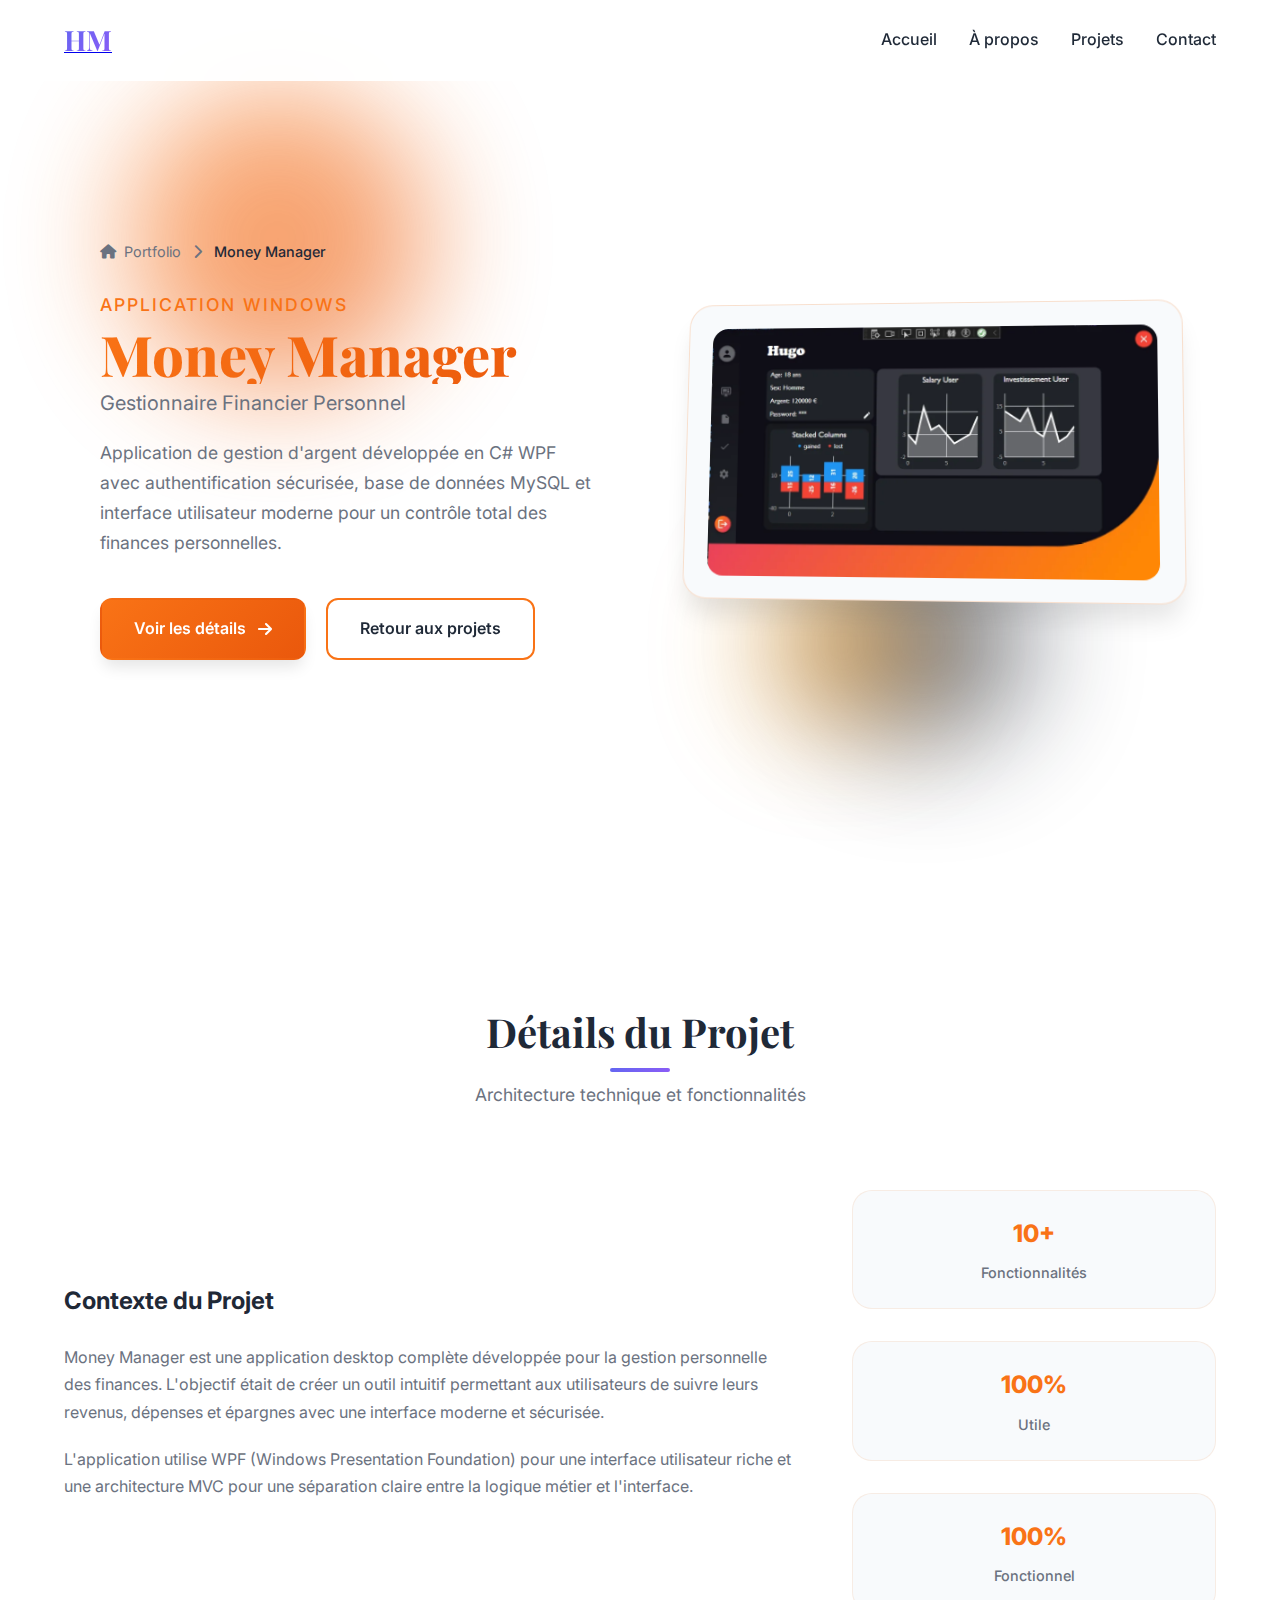
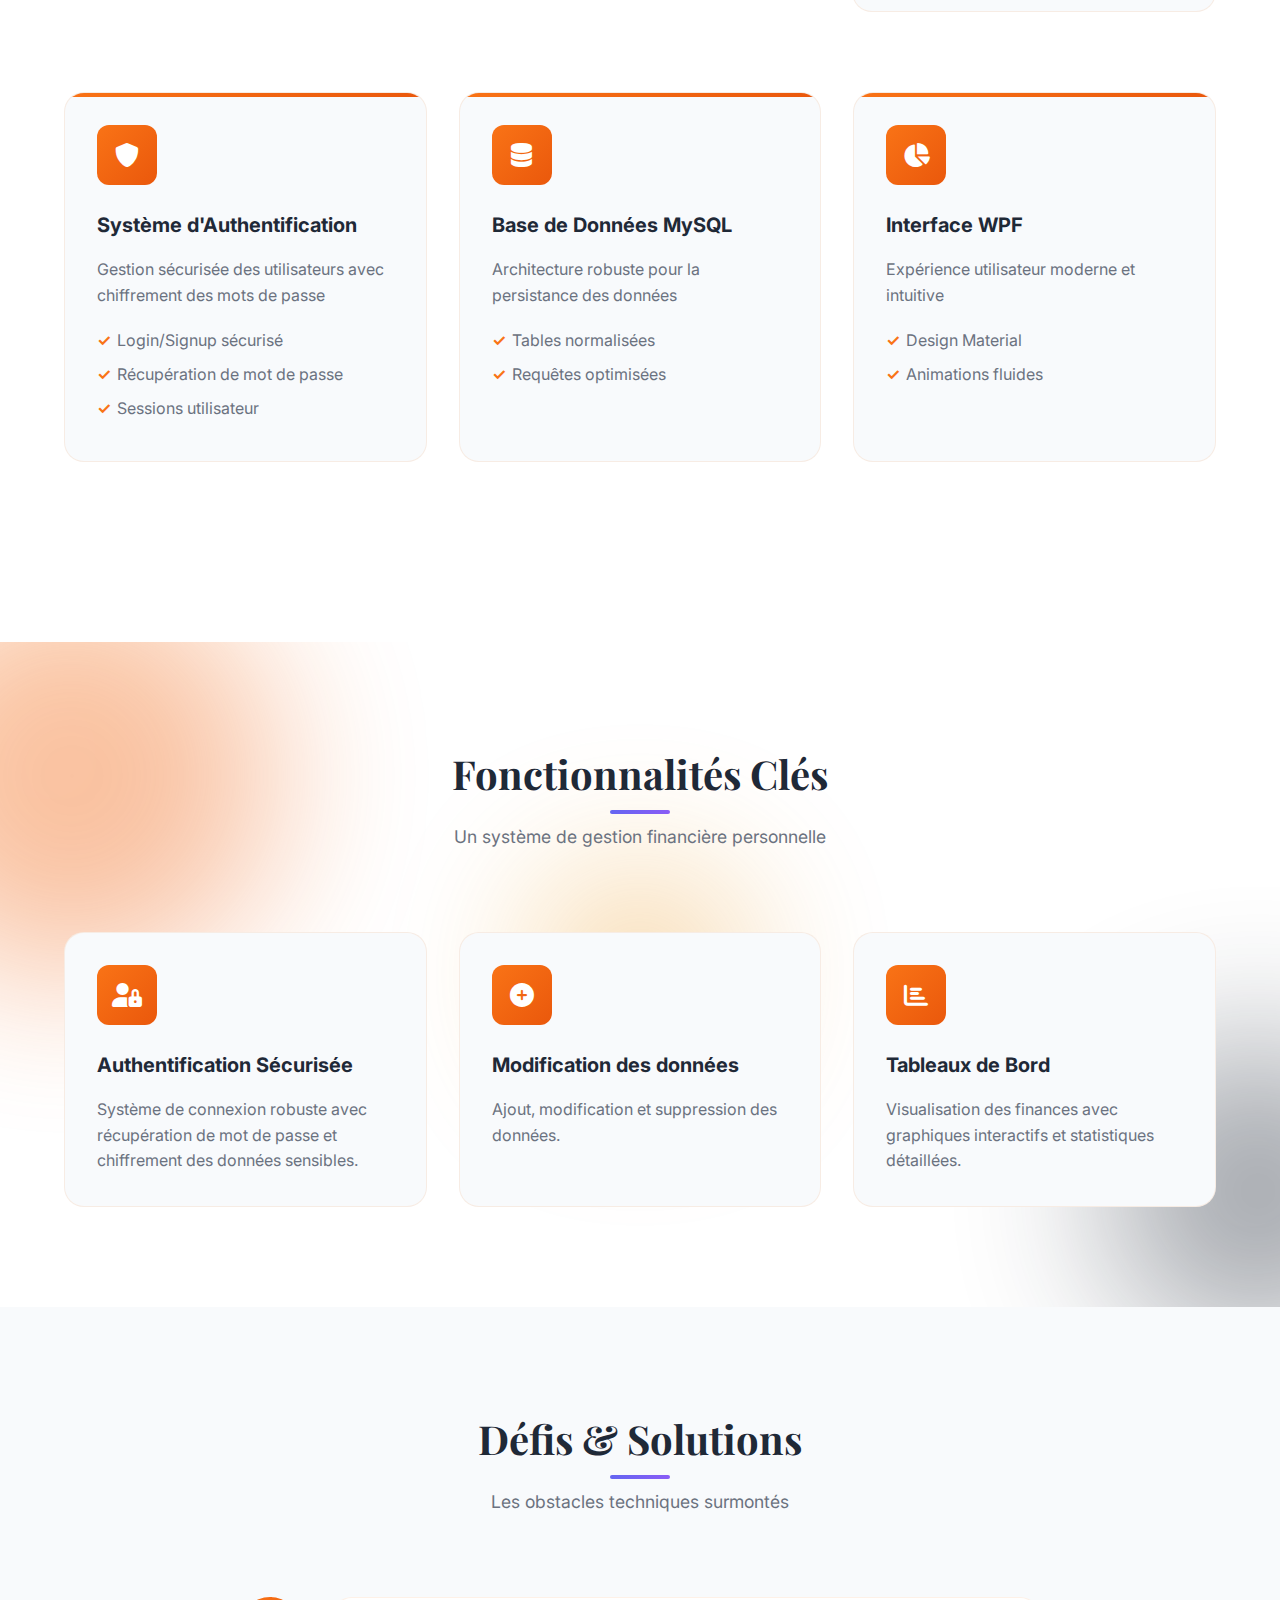
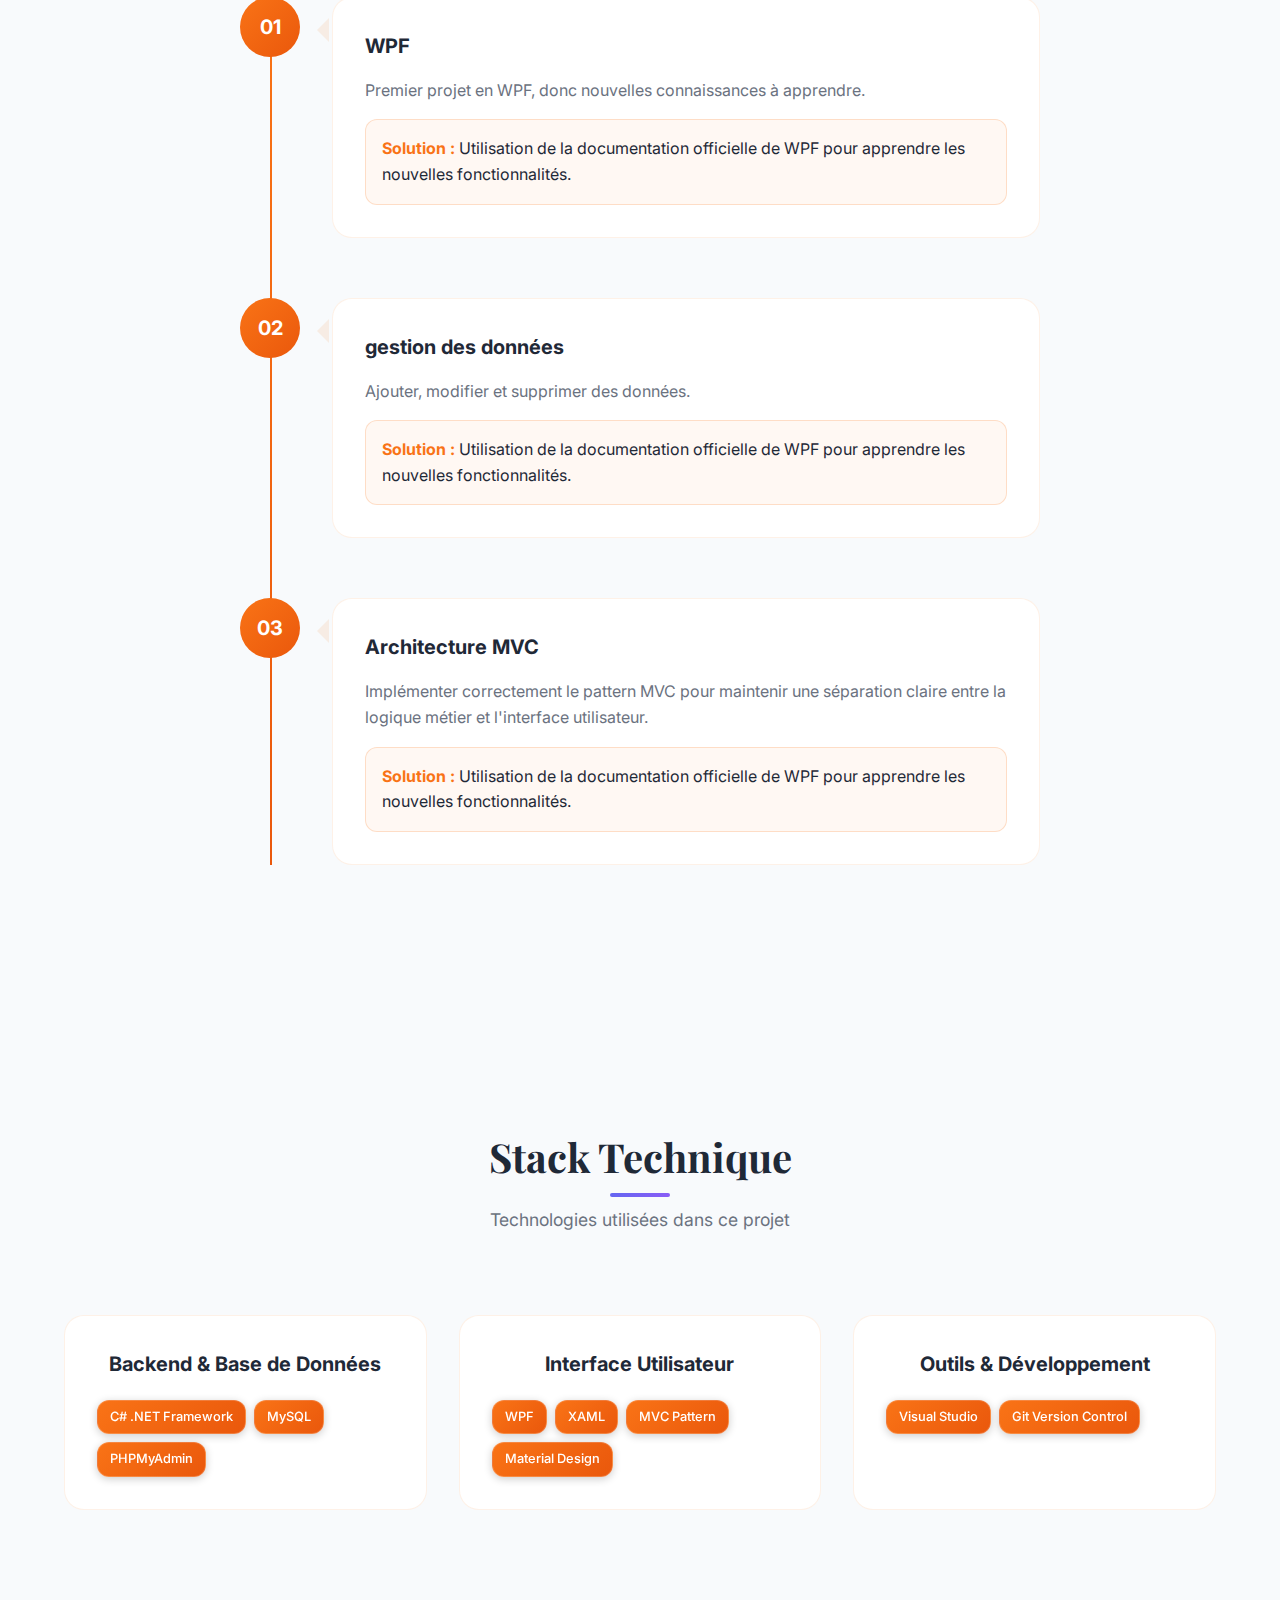
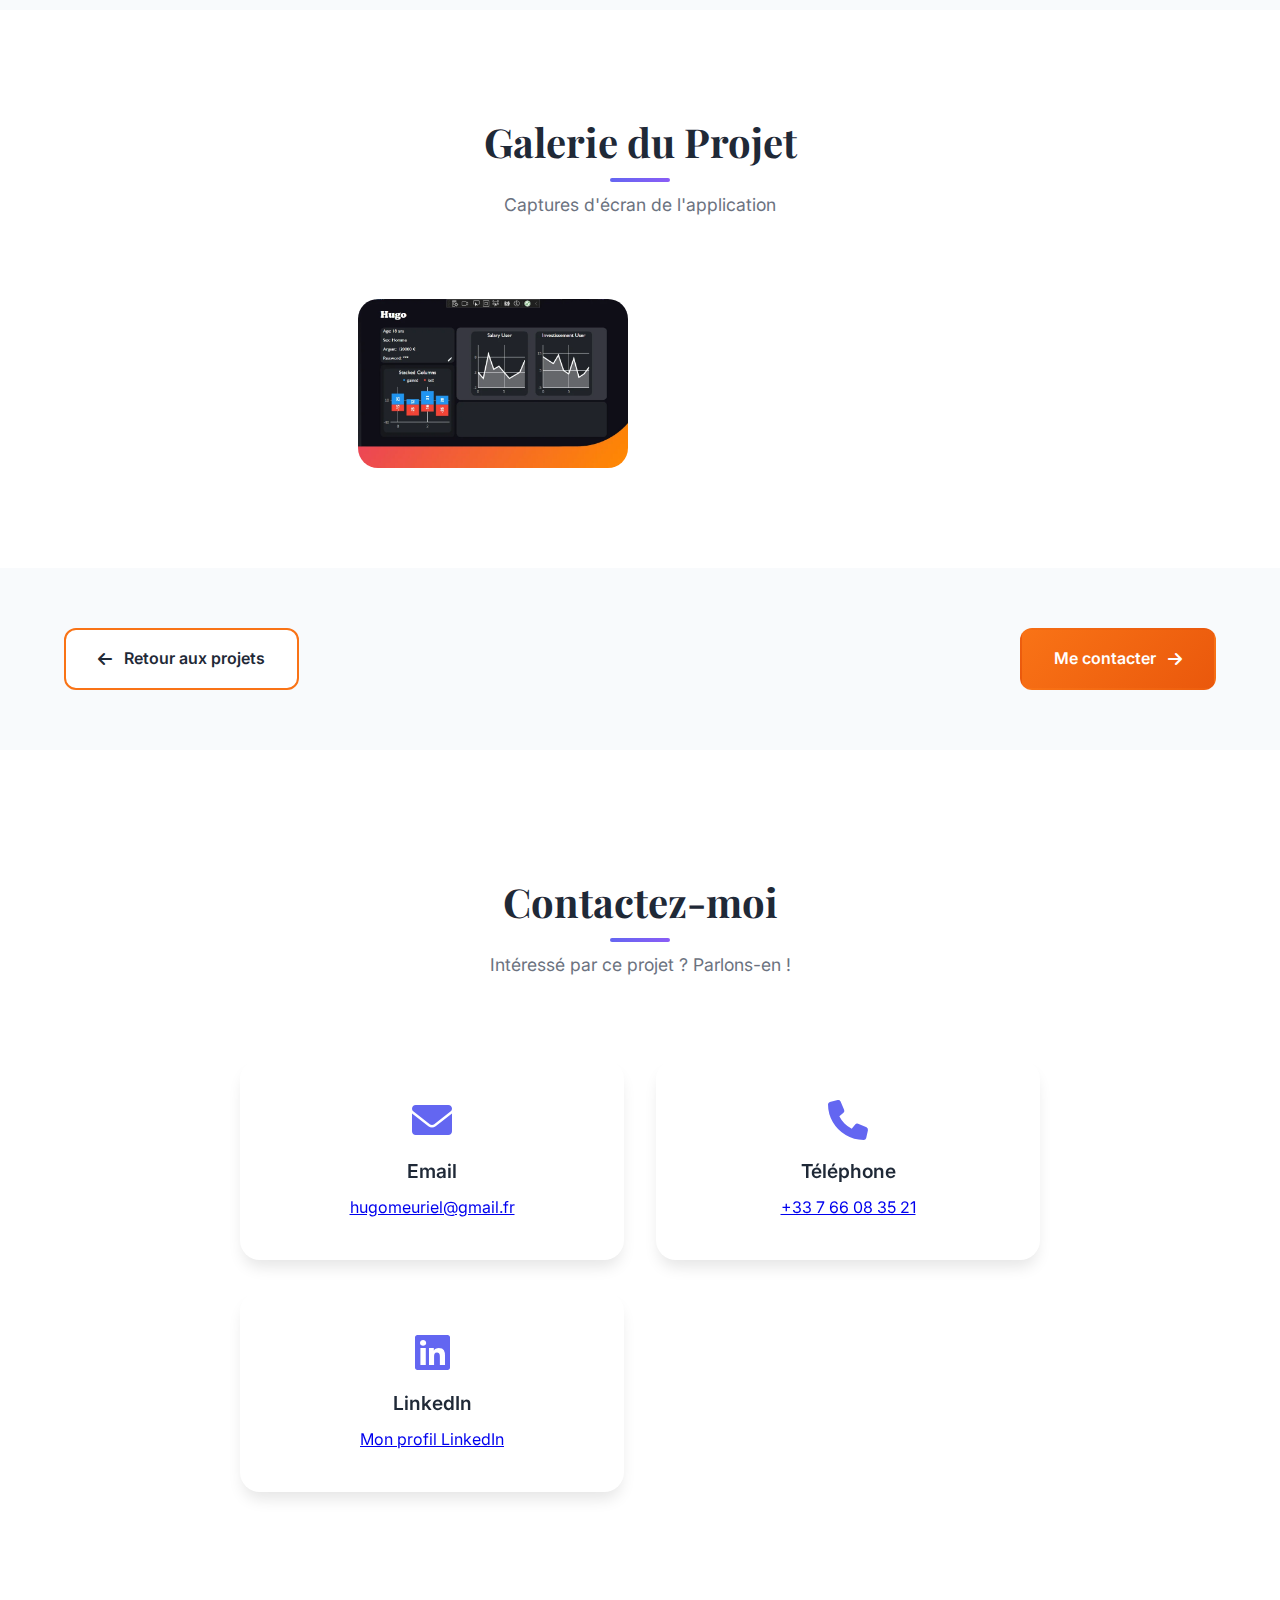
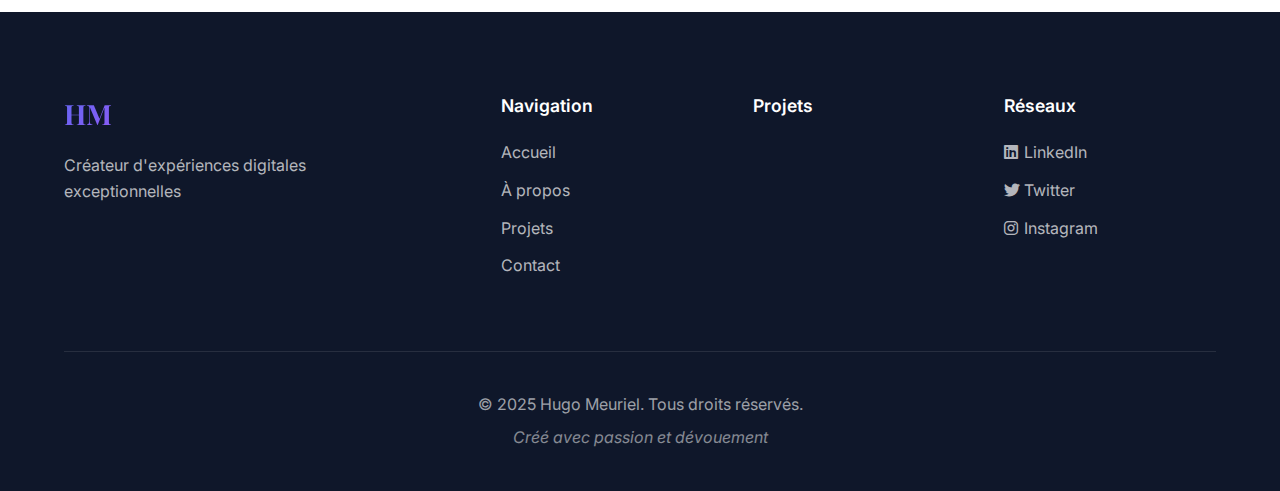
<file: money-manager.html>
<!DOCTYPE html>
<html lang="fr">
<head>
    <meta charset="UTF-8">
    <meta name="viewport" content="width=device-width, initial-scale=1.0">
    <title>Money Manager - Hugo Meuriel | Application C# WPF</title>
    
    <!-- Meta Description -->
    <meta name="description" content="Application de gestion d'argent développée par Hugo Meuriel en C# WPF avec authentification, base de données MySQL et interface moderne.">
    
    <!-- Favicon -->
    <link rel="icon" type="image/svg+xml" href="assets/icons/favicon.svg">
    <link rel="icon" type="image/x-icon" href="assets/icons/favicon.ico">
    
    <link rel="stylesheet" href="assets/css/styles.css">
    <link rel="stylesheet" href="assets/css/money-manager.css">
    <script defer src="assets/js/components.js"></script>
    <script defer src="assets/js/script.js"></script>

    <link href="https://fonts.googleapis.com/css2?family=Inter:wght@300;400;500;600;700;800&family=Playfair+Display:wght@400;500;600;700&display=swap" rel="stylesheet">
    <link rel="stylesheet" href="https://cdnjs.cloudflare.com/ajax/libs/font-awesome/6.0.0/css/all.min.css">
</head>
<body>
    <div class="cursor-trail"></div>
    
    <!-- Header Component -->
    <div id="header-placeholder"></div>

    <header class="hero-section project-hero">
        <div class="hero-background">
            <div class="gradient-orb orb-1"></div>
            <div class="gradient-orb orb-2"></div>
            <div class="gradient-orb orb-3"></div>
        </div>
        <div class="hero-content">
            <div class="hero-text">
                <div class="project-breadcrumb">
                    <a href="index.html" class="breadcrumb-link">
                        <i class="fas fa-home"></i>
                        <span>Portfolio</span>
                    </a>
                    <i class="fas fa-chevron-right"></i>
                    <span class="breadcrumb-current">Money Manager</span>
                </div>
                <h1 class="hero-title">
                    <span class="title-line">Application Windows</span>
                    <span class="title-name">Money Manager</span>
                    <span class="title-role">Gestionnaire Financier Personnel</span>
                </h1>
                <p class="hero-description">
                    Application de gestion d'argent développée en C# WPF avec authentification sécurisée, 
                    base de données MySQL et interface utilisateur moderne pour un contrôle total des finances personnelles.
                </p>
                <div class="hero-buttons">
                    <a href="#details" class="btn btn-primary">
                        <span>Voir les détails</span>
                        <i class="fas fa-arrow-right"></i>
                    </a>
                    <a href="index.html#projets" class="btn btn-secondary">
                        <span>Retour aux projets</span>
                    </a>
                </div>
            </div>
            <div class="project-preview">
                <div class="preview-device">
                    <div class="device-screen">
                        <img src="assets/images/banqueC%23/Dashboard.webp" alt="Tableau de bord principal" loading="lazy">

                    </div>
                </div>
            </div>
        </div>
    </header>

    <section id="details" class="project-details-section">
        <div class="container">
            <div class="section-header">
                <h2 class="section-title">Détails du Projet</h2>
                <p class="section-subtitle">Architecture technique et fonctionnalités</p>
            </div>
            
            <div class="project-overview">
                <div class="overview-content">
                    <div class="overview-text">
                        <h3>Contexte du Projet</h3>
                        <p>
                            Money Manager est une application desktop complète développée pour la gestion personnelle des finances. 
                            L'objectif était de créer un outil intuitif permettant aux utilisateurs de suivre leurs revenus, 
                            dépenses et épargnes avec une interface moderne et sécurisée.
                        </p>
                        <p>
                            L'application utilise WPF (Windows Presentation Foundation) pour une interface utilisateur riche 
                            et une architecture MVC pour une séparation claire entre la logique métier et l'interface.
                        </p>
                    </div>
                    <div class="overview-stats">
                        <div class="stat-item">
                            <div class="stat-number">10+</div>
                            <div class="stat-label">Fonctionnalités</div>
                        </div>
                        <div class="stat-item">
                            <div class="stat-number">100%</div>
                            <div class="stat-label">Utile</div>
                        </div>
                        <div class="stat-item">
                            <div class="stat-number">100%</div>
                            <div class="stat-label">Fonctionnel</div>
                        </div>
                    </div>
                </div>
            </div>

            <div class="technical-specs">
                <div class="specs-grid">
                    <div class="spec-card">
                        <div class="spec-icon">
                            <i class="fas fa-shield-alt"></i>
                        </div>
                        <h3>Système d'Authentification</h3>
                        <p>Gestion sécurisée des utilisateurs avec chiffrement des mots de passe</p>
                        <ul>
                            <li>Login/Signup sécurisé</li>
                            <li>Récupération de mot de passe</li>
                            <li>Sessions utilisateur</li>
                        </ul>
                    </div>
                    
                    <div class="spec-card">
                        <div class="spec-icon">
                            <i class="fas fa-database"></i>
                        </div>
                        <h3>Base de Données MySQL</h3>
                        <p>Architecture robuste pour la persistance des données</p>
                        <ul>
                            <li>Tables normalisées</li>
                            <li>Requêtes optimisées</li>
                        </ul>
                    </div>
                    
                    <div class="spec-card">
                        <div class="spec-icon">
                            <i class="fas fa-chart-pie"></i>
                        </div>
                        <h3>Interface WPF</h3>
                        <p>Expérience utilisateur moderne et intuitive</p>
                        <ul>
                            <li>Design Material</li>
                            <li>Animations fluides</li>
                        </ul>
                    </div>
                </div>
            </div>
        </div>
    </section>

    <section class="features-section">
        <div class="features-background">
            <div class="features-gradient-orb orb-1"></div>
            <div class="features-gradient-orb orb-2"></div>
            <div class="features-gradient-orb orb-3"></div>
        </div>
        <div class="container">
            <div class="section-header">
                <h2 class="section-title">Fonctionnalités Clés</h2>
                <p class="section-subtitle">Un système de gestion financière personnelle</p>
            </div>
            
            <div class="features-grid">
                <div class="feature-card">
                    <div class="feature-icon">
                        <i class="fas fa-user-lock"></i>
                    </div>
                    <h3>Authentification Sécurisée</h3>
                    <p>Système de connexion robuste avec récupération de mot de passe et chiffrement des données sensibles.</p>
                </div>
                
                <div class="feature-card">
                    <div class="feature-icon">
                        <i class="fas fa-plus-circle"></i>
                    </div>
                    <h3>Modification des données</h3>
                    <p>Ajout, modification et suppression des données.</p>
                </div>
                
                <div class="feature-card">
                    <div class="feature-icon">
                        <i class="fas fa-chart-bar"></i>
                    </div>
                    <h3>Tableaux de Bord</h3>
                    <p>Visualisation des finances avec graphiques interactifs et statistiques détaillées.</p>
                </div>
                
            
                
            </div>
        </div>
    </section>

    <section class="challenges-section">
        <div class="container">
            <div class="section-header">
                <h2 class="section-title">Défis & Solutions</h2>
                <p class="section-subtitle">Les obstacles techniques surmontés</p>
            </div>
            
            <div class="challenges-timeline">
                <div class="challenge-item">
                    <div class="challenge-number">01</div>
                    <div class="challenge-content">
                        <h3>WPF</h3>
                        <p>Premier projet en WPF, donc nouvelles connaissances à apprendre.</p>
                        <div class="solution">
                            <strong>Solution :</strong> Utilisation de la documentation officielle de WPF pour apprendre les nouvelles fonctionnalités.
                        </div>
                    </div>
                </div>
                
                <div class="challenge-item">
                    <div class="challenge-number">02</div>
                    <div class="challenge-content">
                        <h3>gestion des données</h3>
                        <p>Ajouter, modifier et supprimer des données.</p>
                        <div class="solution">
                            <strong>Solution :</strong> Utilisation de la documentation officielle de WPF pour apprendre les nouvelles fonctionnalités.
                        </div>
                    </div>
                </div>
                
                <div class="challenge-item">
                    <div class="challenge-number">03</div>
                    <div class="challenge-content">
                        <h3>Architecture MVC</h3>
                        <p>Implémenter correctement le pattern MVC pour maintenir une séparation claire entre la logique métier et l'interface utilisateur.</p>
                        <div class="solution">
                            <strong>Solution :</strong> Utilisation de la documentation officielle de WPF pour apprendre les nouvelles fonctionnalités.
                        </div>
                    </div>
                </div>
            </div>
        </div>
    </section>

    <section class="tech-stack-section">
        <div class="container">
            <div class="section-header">
                <h2 class="section-title">Stack Technique</h2>
                <p class="section-subtitle">Technologies utilisées dans ce projet</p>
            </div>
            
            <div class="tech-categories">
                <div class="tech-category">
                    <h3>Backend & Base de Données</h3>
                    <div class="tech-tags">
                        <span class="tech-tag">C# .NET Framework</span>
                        <span class="tech-tag">MySQL</span>
                        <span class="tech-tag">PHPMyAdmin</span>
                    </div>
                </div>
                
                <div class="tech-category">
                    <h3>Interface Utilisateur</h3>
                    <div class="tech-tags">
                        <span class="tech-tag">WPF</span>
                        <span class="tech-tag">XAML</span>
                        <span class="tech-tag">MVC Pattern</span>
                        <span class="tech-tag">Material Design</span>
                    </div>
                </div>
                        
                <div class="tech-category">
                    <h3>Outils & Développement</h3>
                    <div class="tech-tags">
                        <span class="tech-tag">Visual Studio</span>
                        <span class="tech-tag">Git Version Control</span>
                    </div>
                </div>
            </div>
        </div>
    </section>

    <section class="project-gallery-section">
        <div class="container">
            <div class="section-header">
                <h2 class="section-title">Galerie du Projet</h2>
                <p class="section-subtitle">Captures d'écran de l'application</p>
            </div>
            
            <div class="gallery-grid">
                <div class="gallery-item">
                    <img src="assets/images/banqueC%23/Login.webp" alt="Écran de connexion" loading="lazy">
                </div>
                
                <div class="gallery-item">
                    <img src="assets/images/banqueC%23/Dashboard.webp" alt="Tableau de bord principal" loading="lazy">
                </div>
                
                <div class="gallery-item">
                    <img src="assets/images/banqueC%23/Signin.webp" alt="Inscription" loading="lazy">
                </div>
                
                <div class="gallery-item">
                    <img src="assets/images/banqueC%23/Settings.webp" alt="Paramètres" loading="lazy">
                </div>
            </div>
        </div>
    </section>

    <section class="project-navigation">
        <div class="container">
            <div class="nav-buttons">
                <a href="index.html#projets" class="nav-btn nav-btn-secondary">
                    <i class="fas fa-arrow-left"></i>
                    <span>Retour aux projets</span>
                </a>
                <a href="#contact" class="nav-btn nav-btn-primary">
                    <span>Me contacter</span>
                    <i class="fas fa-arrow-right"></i>
                </a>
            </div>
        </div>
    </section>

    <section id="contact" class="contact-section">
        <div class="container">
            <div class="section-header">
                <h2 class="section-title">Contactez-moi</h2>
                <p class="section-subtitle">Intéressé par ce projet ? Parlons-en !</p>
            </div>
            <div class="contact-content">
                <div class="contact-info">
                    <div class="contact-card">
                        <i class="fas fa-envelope"></i>
                        <h3>Email</h3>
                        <a href="mailto:hugomeuriel@gmail.fr">hugomeuriel@gmail.fr</a>
                    </div>
                    <div class="contact-card">
                        <i class="fas fa-phone"></i>
                        <h3>Téléphone</h3>
                        <a href="tel:+33766083521">+33 7 66 08 35 21</a>
                    </div>
                    <div class="contact-card">
                        <i class="fab fa-linkedin"></i>
                        <h3>LinkedIn</h3>
                        <a href="https://www.linkedin.com/in/hugo-meuriel-596282341/" target="_blank">Mon profil LinkedIn</a>
                    </div>
                </div>
            </div>
        </div>
    </section>

    <!-- Footer Component -->
    <div id="footer-placeholder"></div>
</body>
</html>
</file>
<file: assets/css/styles.css>
* {
    margin: 0;
    padding: 0;
    box-sizing: border-box;
}

:root {
    --primary-color: #6366f1;
    --secondary-color: #8b5cf6;
    --accent-color: #06b6d4;
    --text-primary: #1f2937;
    --text-secondary: #6b7280;
    --text-light: #9ca3af;
    --bg-primary: #ffffff;
    --bg-secondary: #f8fafc;
    --bg-dark: #0f172a;
    --gradient-primary: linear-gradient(135deg, #6366f1 0%, #8b5cf6 100%);
    --gradient-secondary: linear-gradient(135deg, #06b6d4 0%, #3b82f6 100%);
    --gradient-hero: linear-gradient(135deg, #0f172a 0%, #1e293b 50%, #334155 100%);
    --shadow-sm: 0 1px 2px 0 rgba(0, 0, 0, 0.05);
    --shadow-md: 0 4px 6px -1px rgba(0, 0, 0, 0.1);
    --shadow-lg: 0 10px 15px -3px rgba(0, 0, 0, 0.1);
    --shadow-xl: 0 20px 25px -5px rgba(0, 0, 0, 0.1);
    --shadow-2xl: 0 25px 50px -12px rgba(0, 0, 0, 0.25);
    --border-radius: 12px;
    --border-radius-lg: 20px;
    --transition: all 0.3s cubic-bezier(0.23, 1, 0.32, 1);
    --transition-fast: all 0.15s cubic-bezier(0.23, 1, 0.32, 1);
    --transition-slow: all 0.5s cubic-bezier(0.23, 1, 0.32, 1);
    --transition-smooth: all 0.4s cubic-bezier(0.25, 0.46, 0.45, 0.94);
}

html {
    scroll-behavior: smooth;
}

body {
    font-family: 'Inter', -apple-system, BlinkMacSystemFont, 'Segoe UI', Roboto, sans-serif;
    background: var(--bg-primary);
    color: var(--text-primary);
    line-height: 1.6;
    overflow-x: hidden;
}

.container {
    max-width: 1200px;
    margin: 0 auto;
    padding: 0 24px;
}

.cursor-trail {
    position: fixed;
    width: 16px;
    height: 16px;
    background: var(--gradient-primary);
    border-radius: 50%;
    pointer-events: none;
    z-index: 9999;
    opacity: 0;
    transition: opacity 0.2s ease;
    transform: translate(-50%, -50%);
    box-shadow: 0 0 15px rgba(99, 102, 241, 0.6);
}

.navbar {
    position: fixed;
    top: 0;
    left: 0;
    right: 0;
    background: rgba(255, 255, 255, 0.95);
    backdrop-filter: blur(20px);
    border-bottom: 1px solid rgba(255, 255, 255, 0.1);
    z-index: 1000;
    transition: var(--transition);
}

.nav-container {
    max-width: 1200px;
    margin: 0 auto;
    padding: 0 24px;
    display: flex;
    align-items: center;
    justify-content: space-between;
    height: 80px;
}

.nav-logo .logo-text {
    font-family: 'Playfair Display', serif;
    font-size: 28px;
    font-weight: 700;
    background: var(--gradient-primary);
    -webkit-background-clip: text;
    -webkit-text-fill-color: transparent;
    background-clip: text;
}

.nav-menu {
    display: flex;
    gap: 32px;
}

.nav-link {
    text-decoration: none;
    color: var(--text-primary);
    font-weight: 500;
    position: relative;
    transition: var(--transition);
}

.nav-link::after {
    content: '';
    position: absolute;
    bottom: -4px;
    left: 0;
    width: 0;
    height: 2px;
    background: var(--gradient-primary);
    transition: var(--transition);
}

.nav-link:hover::after {
    width: 100%;
}

.nav-toggle {
    display: none;
    flex-direction: column;
    cursor: pointer;
}

.nav-toggle .bar {
    width: 25px;
    height: 3px;
    background: var(--text-primary);
    margin: 3px 0;
    transition: var(--transition);
}

.hero-section {
    min-height: 100vh;
    position: relative;
    display: flex;
    align-items: center;
    background: var(--gradient-hero);
    overflow: hidden;
}

.hero-background {
    position: absolute;
    top: 0;
    left: 0;
    right: 0;
    bottom: 0;
    overflow: hidden;
}

.gradient-orb {
    position: absolute;
    border-radius: 50%;
    filter: blur(80px);
    opacity: 0.6;
}

.orb-1 {
    width: 300px;
    height: 300px;
    background: var(--gradient-primary);
    top: 20%;
    left: 10%;
}

.orb-2 {
    width: 200px;
    height: 200px;
    background: var(--gradient-secondary);
    top: 60%;
    right: 15%;
}

.orb-3 {
    width: 150px;
    height: 150px;
    background: linear-gradient(135deg, #f59e0b, #ef4444);
    bottom: 20%;
    left: 60%;
}



.hero-content {
    position: relative;
    z-index: 2;
    display: grid;
    grid-template-columns: 1fr 1fr;
    gap: 80px;
    align-items: center;
    max-width: 1200px;
    margin: 0 auto;
    padding: 0 24px;
}

.hero-text {
    color: white;
}

.hero-title {
    font-size: clamp(2.5rem, 5vw, 4rem);
    font-weight: 800;
    line-height: 1.1;
    margin-bottom: 24px;
}

.title-line {
    display: block;
    font-size: 1.2rem;
    font-weight: 400;
    color: rgba(255, 255, 255, 0.8);
    margin-bottom: 8px;
}

.title-name {
    display: block;
    font-family: 'Playfair Display', serif;
    background: linear-gradient(135deg, #ffffff, #e2e8f0);
    -webkit-background-clip: text;
    -webkit-text-fill-color: transparent;
    background-clip: text;
}

.title-role {
    display: block;
    font-size: 1.5rem;
    font-weight: 500;
    color: var(--accent-color);
    margin-top: 8px;
}

.hero-description {
    font-size: 1.2rem;
    color: rgba(255, 255, 255, 0.8);
    margin-bottom: 40px;
    line-height: 1.7;
}

.hero-buttons {
    display: flex;
    gap: 24px;
    flex-wrap: wrap;
}

.btn {
    display: inline-flex;
    align-items: center;
    gap: 12px;
    padding: 16px 32px;
    border-radius: var(--border-radius);
    text-decoration: none;
    font-weight: 600;
    font-size: 1rem;
    transition: var(--transition);
    position: relative;
    overflow: hidden;
    will-change: transform, box-shadow;
}

.btn-primary {
    background: var(--gradient-primary);
    color: white;
    box-shadow: var(--shadow-lg);
}

.btn-primary:hover {
    transform: translateY(-2px) scale(1.01);
    box-shadow: var(--shadow-2xl);
}

.btn-secondary {
    background: rgba(255, 255, 255, 0.1);
    color: white;
    border: 2px solid rgba(255, 255, 255, 0.2);
    backdrop-filter: blur(10px);
}

.btn-secondary:hover {
    background: rgba(255, 255, 255, 0.2);
    transform: translateY(-2px) scale(1.01);
    border-color: rgba(255, 255, 255, 0.4);
}


.scroll-indicator {
    position: absolute;
    bottom: 40px;
    left: 50%;
    transform: translateX(-50%);
    color: rgba(255, 255, 255, 0.6);
    animation: bounce 2s infinite ease-in-out;
    cursor: pointer;
    transition: all 0.3s ease;
}

.scroll-indicator:hover {
    color: rgba(255, 255, 255, 0.9);
    transform: translateX(-50%) scale(1.1);
}

@keyframes bounce {
    0%, 20%, 50%, 80%, 100% { transform: translateX(-50%) translateY(0); }
    40% { transform: translateX(-50%) translateY(-10px); }
    60% { transform: translateX(-50%) translateY(-5px); }
}

.about-section,
.projects-section,
.contact-section {
    padding: 120px 0;
}

.about-section {
    background: var(--bg-secondary);
}

.section-header {
    text-align: center;
    margin-bottom: 80px;
    position: relative;
    z-index: 2;
}

.projects-section .section-header {
    color: white;
}

.section-title {
    font-family: 'Playfair Display', serif;
    font-size: clamp(2.5rem, 4vw, 3.5rem);
    font-weight: 600;
    margin-bottom: 16px;
    position: relative;
}

.projects-section .section-title {
    color: white;
    font-size: clamp(2.5rem, 5vw, 4rem);
    font-weight: 800;
    line-height: 1.1;
    margin-bottom: 24px;
}

.projects-section .title-line {
    display: block;
    font-size: 1.2rem;
    font-weight: 400;
    color: rgba(255, 255, 255, 0.8);
    margin-bottom: 8px;
}

.projects-section .title-name {
    display: block;
    font-family: 'Playfair Display', serif;
    background: linear-gradient(135deg, #ffffff, #e2e8f0);
    -webkit-background-clip: text;
    -webkit-text-fill-color: transparent;
    background-clip: text;
}

.projects-section .title-role {
    display: block;
    font-size: 1.5rem;
    font-weight: 500;
    color: var(--accent-color);
    margin-top: 8px;
}

.section-title::after {
    content: '';
    position: absolute;
    bottom: -8px;
    left: 50%;
    transform: translateX(-50%);
    width: 60px;
    height: 4px;
    background: var(--gradient-primary);
    border-radius: 2px;
}

.projects-section .section-title::after {
    background: linear-gradient(135deg, var(--accent-color), var(--primary-color));
}

.section-subtitle {
    font-size: 1.2rem;
    max-width: 600px;
    margin: 0 auto;
    line-height: 1.7;
}

.projects-section .section-subtitle {
    color: rgba(255, 255, 255, 0.8);
    font-size: 1.3rem;
    max-width: 700px;
}

.about-content {
    display: grid;
    grid-template-columns: 2fr 1fr;
    gap: 80px;
    align-items: start;
}

.about-card {
    background: var(--bg-primary);
    padding: 40px;
    border-radius: var(--border-radius-lg);
    box-shadow: var(--shadow-lg);
    margin-bottom: 40px;
}

.about-card h3 {
    font-size: 1.5rem;
    font-weight: 600;
    color: var(--text-primary);
    margin-bottom: 16px;
}

.about-card p {
    color: var(--text-secondary);
    line-height: 1.7;
}

.skills-grid {
    display: grid;
    grid-template-columns: repeat(3, 1fr);
    gap: 20px;
}

.skill-item {
    display: flex;
    flex-direction: column;
    align-items: center;
    padding: 28px 20px;
    background: var(--bg-primary);
    border-radius: var(--border-radius);
    box-shadow: var(--shadow-sm);
    transition: var(--transition);
    will-change: transform, box-shadow;
    text-align: center;
    min-height: 140px;
}

.skill-item:hover {
    transform: translateY(-4px) scale(1.03);
    box-shadow: var(--shadow-xl);
}

.skill-item i {
    font-size: 2.2rem;
    margin-bottom: 16px;
    color: var(--primary-color);
}

.skill-item span {
    font-weight: 600;
    color: var(--text-primary);
    font-size: 1.1rem;
    margin-bottom: 4px;
    display: block;
}

.skill-item small {
    font-size: 0.85rem;
    color: var(--text-secondary);
    font-weight: 400;
    line-height: 1.3;
    opacity: 0.8;
}

.about-stats {
    display: flex;
    flex-direction: column;
    gap: 24px;
}

.stat-card {
    background: var(--bg-primary);
    padding: 32px;
    border-radius: var(--border-radius-lg);
    box-shadow: var(--shadow-lg);
    text-align: center;
    transition: var(--transition);
    will-change: transform, box-shadow;
}

.stat-card:hover {
    transform: translateY(-6px) scale(1.02);
    box-shadow: var(--shadow-2xl);
}

.stat-number {
    font-size: 2.5rem;
    font-weight: 800;
    background: var(--gradient-primary);
    -webkit-background-clip: text;
    -webkit-text-fill-color: transparent;
    background-clip: text;
    margin-bottom: 8px;
}

.stat-label {
    color: var(--text-secondary);
    font-weight: 500;
}

.projects-section {
    position: relative;
    overflow: hidden;
    background: var(--gradient-hero);
    color: white;
    padding: 120px 0;
}

.projects-background {
    position: absolute;
    top: 0;
    left: 0;
    right: 0;
    bottom: 0;
    overflow: hidden;
}

.projects-gradient-orb {
    position: absolute;
    border-radius: 50%;
    filter: blur(80px);
    opacity: 0.4;
    animation: float 8s ease-in-out infinite;
}

.projects-gradient-orb.orb-1 {
    width: 250px;
    height: 250px;
    background: linear-gradient(135deg, #6366f1, #8b5cf6);
    top: 10%;
    left: 5%;
    animation-delay: 0s;
}

.projects-gradient-orb.orb-2 {
    width: 180px;
    height: 180px;
    background: linear-gradient(135deg, #06b6d4, #3b82f6);
    top: 50%;
    right: 10%;
    animation-delay: 2s;
}

.projects-gradient-orb.orb-3 {
    width: 200px;
    height: 200px;
    background: linear-gradient(135deg, #f59e0b, #ef4444);
    bottom: 20%;
    left: 50%;
    animation-delay: 4s;
}

.projects-gradient-orb.orb-4 {
    width: 150px;
    height: 150px;
    background: linear-gradient(135deg, #10b981, #059669);
    top: 70%;
    left: 80%;
    animation-delay: 6s;
}

.projects-grid {
    display: grid;
    grid-template-columns: repeat(auto-fit, minmax(300px, 1fr));
    gap: 32px;
    position: relative;
    z-index: 2;
    margin-top: 60px;
    max-width: 1400px;
    margin-left: auto;
    margin-right: auto;
}

.premium-card {
    background: linear-gradient(145deg, 
        rgba(15, 23, 42, 0.95) 0%, 
        rgba(30, 41, 59, 0.98) 100%);
    overflow: hidden;
    position: relative;
    max-width: 350px;
    border: 2px solid rgba(255, 255, 255, 0.15);
    cursor: pointer;
    transition: all 0.4s cubic-bezier(0.25, 0.46, 0.45, 0.94);
    transform-style: preserve-3d;
    display: flex;
    flex-direction: column;
    height: 100%;
    box-shadow: 
        0 20px 40px rgba(0, 0, 0, 0.4),
        0 0 0 1px rgba(255, 255, 255, 0.1),
        inset 0 1px 0 rgba(255, 255, 255, 0.1);
    backdrop-filter: blur(20px);
}

.premium-card::before {
    content: '';
    position: absolute;
    top: 0;
    left: 0;
    right: 0;
    bottom: 0;
    background: linear-gradient(45deg, 
        transparent 30%, 
        rgba(255, 255, 255, 0.1) 50%, 
        transparent 70%);
    transform: translateX(-100%);
    transition: transform 0.6s ease;
    z-index: 1;
}

.premium-card:hover::before {
    transform: translateX(100%);
}

.premium-card:hover {
    transform: translateY(-12px) rotateX(5deg);
    box-shadow: 
        0 30px 60px rgba(0, 0, 0, 0.5),
        0 0 0 2px rgba(255, 255, 255, 0.25),
        inset 0 1px 0 rgba(255, 255, 255, 0.2);
    border-color: rgba(255, 255, 255, 0.3);
}

.project-image {
    height: 200px;
    position: relative;
    overflow: hidden;
    display: flex;
    align-items: center;
    justify-content: center;
    border-bottom: 3px solid rgba(255, 255, 255, 0.1);
}

.github-bg {
    background: linear-gradient(135deg, #009b9b 0%, #1a1e22 50%, #24292e 100%);
    position: relative;
}

.github-bg::after {
    content: '';
    position: absolute;
    top: 0;
    left: 0;
    right: 0;
    bottom: 0;
    background: radial-gradient(circle at 20% 80%, rgba(99, 102, 241, 0.3) 0%, transparent 50%);
}

.natours-bg {
    background: linear-gradient(135deg, #064a31 0%, #614601 50%, #052555 100%);
    position: relative;
}

.natours-bg::after {
    content: '';
    position: absolute;
    top: 0;
    left: 0;
    right: 0;
    bottom: 0;
    background: radial-gradient(circle at 80% 20%, rgba(198, 21, 21, 0.566) 0%, transparent 50%);
}

.crushbrito-bg {
    background: linear-gradient(135deg, #000000 0%, #05022c 50%, #ffffff 100%);
    position: relative;
}



.crushbrito-bg::after {
    content: '';
    position: absolute;
    top: 0;
    left: 0;
    right: 0;
    bottom: 0;
    background: radial-gradient(circle at 60% 40%, rgba(79, 0, 68, 0.674) 0%, transparent 50%);
}

.robot-bg {
    background: linear-gradient(135deg, #cd7100 0%, #000000 50%, #cd7100 100%);
    position: relative;
}
.robot-bg::after {
    content: '';
    position: absolute;
    top: 0;
    left: 0;
    right: 0;
    bottom: 0;
    background: radial-gradient(circle at 10% 10%, rgba(1, 3, 101, 0.544) 0%, transparent 50%);
}



.pizzamama-bg {
    background: linear-gradient(135deg, #365748 0%, #c60c0c 50%, #e90e78 100%);
    position: relative;
}

.pizzamama-bg::after {
    content: '';
    position: absolute;
    top: 0;
    left: 0;
    right: 0;
    bottom: 0;
    background: radial-gradient(circle at 70% 30%, rgba(0, 124, 196, 0.433) 0%, transparent 50%);
}
.nexter-bg {
    background: linear-gradient(135deg, #3eff2d 0%, #120f6c 50%, #aba00b 100%);
    position: relative;
}

.nexter-bg::after {
    content: '';
    position: absolute;
    top: 0;
    left: 0;
    right: 0;
    bottom: 0;
    background: radial-gradient(circle at 60% 40%, rgba(15, 166, 58, 0.652) 0%, transparent 50%);
}

.trillo-bg {
    background: linear-gradient(135deg, #ca0040 0%, #ff0000 50%, #c5c5c5 100%);
    position: relative;
}

.trillo-bg::after {
    content: '';
    position: absolute;
    top: 0;
    left: 0;
    right: 0;
    bottom: 0;
    background: radial-gradient(circle at 0% 20%, rgba(7, 3, 236, 0.599) 0%, transparent 50%);
}

.icecream-bg {
    background: linear-gradient(135deg, #00f7ff 0%, #f9da10 50%, #5b2e00 100%);
    position: relative;
}

.icecream-bg::after {
    content: '';
    position: absolute;
    top: 0;
    left: 0;
    right: 0;
    bottom: 0;
    background: radial-gradient(circle at 50% 0%, rgba(195, 6, 6, 0.589) 0%, transparent 50%);
}

.project-icon {
    font-size: 3.2rem;
    color: white;
    opacity: 0.95;
    transition: all 0.4s ease;
    z-index: 2;
    position: relative;
    filter: drop-shadow(0 4px 8px rgba(0, 0, 0, 0.3));
}

.premium-card:hover .project-icon {
    transform: scale(1.15) rotateY(15deg);
    opacity: 1;
    filter: drop-shadow(0 8px 16px rgba(0, 0, 0, 0.5));
}

.project-overlay {
    position: absolute;
    top: 0;
    left: 0;
    right: 0;
    bottom: 0;
    background: linear-gradient(135deg, 
        rgba(0, 0, 0, 0.8) 0%, 
        rgba(0, 0, 0, 0.6) 100%);
    display: flex;
    align-items: center;
    justify-content: center;
    opacity: 0;
    transition: all 0.4s ease;
    z-index: 3;
    backdrop-filter: blur(2px);
}

.premium-card:hover .project-overlay {
    opacity: 1;
}

.overlay-content {
    color: white;
    text-align: center;
    transform: translateY(20px);
    transition: transform 0.4s ease;
}

.premium-card:hover .overlay-content {
    transform: translateY(0);
}

.overlay-content i {
    font-size: 2rem;
    margin-bottom: 12px;
    display: block;
    background: linear-gradient(135deg, #ffffff, #e2e8f0);
    -webkit-background-clip: text;
    -webkit-text-fill-color: transparent;
    background-clip: text;
}

.overlay-content span {
    font-size: 1rem;
    font-weight: 700;
    text-transform: uppercase;
    letter-spacing: 2px;
    background: linear-gradient(135deg, #ffffff, #e2e8f0);
    -webkit-background-clip: text;
    -webkit-text-fill-color: transparent;
    background-clip: text;
}

.project-content {
    padding: 24px;
    background: linear-gradient(135deg, 
        rgba(15, 23, 42, 0.98) 0%, 
        rgba(30, 41, 59, 1) 100%);
    position: relative;
    flex: 1;
    display: flex;
    flex-direction: column;
    justify-content: space-between;
    border-top: 1px solid rgba(255, 255, 255, 0.1);
}

.project-header {
    display: flex;
    justify-content: space-between;
    align-items: flex-start;
    margin-bottom: 20px;
    position: relative;
    z-index: 2;
}

.project-title {
    font-size: 1.5rem;
    font-weight: 800;
    color: white;
    margin: 0;
    line-height: 1.3;
    background: linear-gradient(135deg, #ffffff, #e2e8f0);
    -webkit-background-clip: text;
    -webkit-text-fill-color: transparent;
    background-clip: text;
}

.project-badge {
    background: linear-gradient(135deg, 
        rgba(99, 102, 241, 0.9), 
        rgba(139, 92, 246, 0.9));
    color: white;
    padding: 6px 12px;
    border-radius: 16px;
    font-size: 0.75rem;
    font-weight: 700;
    text-transform: uppercase;
    letter-spacing: 1px;
    box-shadow: 0 4px 12px rgba(99, 102, 241, 0.4);
    border: 1px solid rgba(255, 255, 255, 0.2);
    backdrop-filter: blur(10px);
}

.project-badge:hover {
    transform: scale(1.05);
    box-shadow: 0 8px 20px rgba(99, 102, 241, 0.4);
    border-color: rgba(255, 255, 255, 0.3);
}

.project-description {
    color: rgba(255, 255, 255, 0.8);
    line-height: 1.6;
    margin-bottom: 20px;
    font-size: 0.9rem;
    font-weight: 400;
    position: relative;
    z-index: 2;
}

.project-tech {
    display: flex;
    flex-wrap: wrap;
    gap: 8px;
    margin-bottom: 20px;
    position: relative;
    z-index: 2;
}

.tech-tag {
    background: linear-gradient(135deg, 
        rgba(255, 255, 255, 0.15) 0%, 
        rgba(255, 255, 255, 0.08) 100%);
    color: rgba(255, 255, 255, 0.95);
    padding: 6px 12px;
    border-radius: 20px;
    font-size: 0.8rem;
    font-weight: 600;
    border: 1px solid rgba(255, 255, 255, 0.2);
    transition: all 0.4s ease;
    backdrop-filter: blur(10px);
    box-shadow: 0 2px 8px rgba(0, 0, 0, 0.2);
}

.tech-tag:hover {
    background: linear-gradient(135deg, 
        rgba(99, 102, 241, 0.8), 
        rgba(139, 92, 246, 0.8));
    color: white;
    transform: translateY(-3px) scale(1.05);
    box-shadow: 0 8px 20px rgba(99, 102, 241, 0.4);
    border-color: rgba(255, 255, 255, 0.3);
}

.project-footer {
    display: flex;
    justify-content: space-between;
    align-items: center;
    position: relative;
    z-index: 2;
}

.project-status {
    display: flex;
    align-items: center;
    gap: 12px;
    color: rgba(255, 255, 255, 0.7);
    font-size: 0.9rem;
    font-weight: 600;
}

.status-dot {
    width: 10px;
    height: 10px;
    background: linear-gradient(135deg, #10b981, #059669);
    border-radius: 50%;
    animation: pulse 2s infinite;
    box-shadow: 0 0 10px rgba(16, 185, 129, 0.3);
}

@keyframes pulse {
    0%, 100% {
        opacity: 1;
        transform: scale(1);
        box-shadow: 0 0 10px rgba(16, 185, 129, 0.3);
    }
    50% {
        opacity: 0.8;
        transform: scale(1.3);
        box-shadow: 0 0 20px rgba(16, 185, 129, 0.6);
    }
}

.project-link {
    width: 40px;
    height: 40px;
    background: linear-gradient(135deg, 
        rgba(99, 102, 241, 0.9), 
        rgba(139, 92, 246, 0.9));
    border-radius: 50%;
    display: flex;
    align-items: center;
    justify-content: center;
    color: white;
    transition: all 0.4s ease;
    border: 1px solid rgba(255, 255, 255, 0.25);
    box-shadow: 0 4px 12px rgba(99, 102, 241, 0.4);
    backdrop-filter: blur(10px);
}

.project-link:hover {
    background: linear-gradient(135deg, 
        rgba(99, 102, 241, 1), 
        rgba(139, 92, 246, 1));
    transform: scale(1.05);
    box-shadow: 0 8px 25px rgba(99, 102, 241, 0.5);
}

.project-link i {
    font-size: 1rem;
    transition: transform 0.4s ease;
}


.contact-content {
    max-width: 800px;
    margin: 0 auto;
}

.contact-info {
    display: grid;
    grid-template-columns: repeat(auto-fit, minmax(250px, 1fr));
    gap: 32px;
}

.contact-card {
    background: var(--bg-primary);
    padding: 40px;
    border-radius: var(--border-radius-lg);
    box-shadow: var(--shadow-lg);
    text-align: center;
    transition: var(--transition);
    will-change: transform, box-shadow;
}

.contact-card:hover {
    transform: translateY(-6px) scale(1.02);
    box-shadow: var(--shadow-2xl);
}

.contact-card i {
    font-size: 2.5rem;
    color: var(--primary-color);
    margin-bottom: 16px;
}

.contact-card h3 {
    font-size: 1.2rem;
    font-weight: 600;
    color: var(--text-primary);
    margin-bottom: 8px;
}

.contact-card p {
    color: var(--text-secondary);
}

.footer {
    background: var(--bg-dark);
    color: white;
    padding: 80px 0 40px;
}

.footer-content {
    display: grid;
    grid-template-columns: 1fr 2fr;
    gap: 80px;
    margin-bottom: 60px;
}

.footer-brand .footer-logo .logo-text {
    font-family: 'Playfair Display', serif;
    font-size: 28px;
    font-weight: 700;
    background: var(--gradient-primary);
    -webkit-background-clip: text;
    -webkit-text-fill-color: transparent;
    background-clip: text;
}

.footer-description {
    color: rgba(255, 255, 255, 0.7);
    margin-top: 16px;
    line-height: 1.6;
}

.footer-links {
    display: grid;
    grid-template-columns: repeat(3, 1fr);
    gap: 40px;
}

.footer-column h4 {
    font-size: 1.1rem;
    font-weight: 600;
    margin-bottom: 20px;
    color: white;
}

.footer-column a {
    display: block;
    color: rgba(255, 255, 255, 0.7);
    text-decoration: none;
    margin-bottom: 12px;
    transition: var(--transition);
}

.footer-column a:hover {
    color: white;
    transform: translateX(4px);
}

.social-link {
    display: flex;
    align-items: center;
    gap: 8px;
}

.social-link i {
    width: 16px;
}

.footer-bottom {
    border-top: 1px solid rgba(255, 255, 255, 0.1);
    padding-top: 40px;
    text-align: center;
    color: rgba(255, 255, 255, 0.6);
}

.footer-motto {
    margin-top: 8px;
    font-style: italic;
    color: rgba(255, 255, 255, 0.5);
}

@media (max-width: 1024px) {
    .projects-grid {
        grid-template-columns: repeat(auto-fit, minmax(280px, 1fr));
        gap: 24px;
        margin-top: 50px;
    }
    
    .premium-card {
        max-width: 100%;
        border-radius: 12px;
        border: 2px solid rgba(255, 255, 255, 0.15);
        box-shadow: 
            0 15px 30px rgba(0, 0, 0, 0.4),
            0 0 0 1px rgba(255, 255, 255, 0.1),
            inset 0 1px 0 rgba(255, 255, 255, 0.1);
    }
    
    .project-image {
        height: 180px;
    }
    
    .project-icon {
        font-size: 2.8rem;
    }
}

@media (max-width: 768px) {
    .nav-menu {
        display: none;
    }
    
    .nav-toggle {
        display: flex;
    }
    
    .hero-content {
        grid-template-columns: 1fr;
        gap: 40px;
        text-align: center;
    }
    
    .hero-visual {
        height: 300px;
    }
    
    .about-content {
        grid-template-columns: 1fr;
        gap: 40px;
    }
    
    .skills-grid {
        grid-template-columns: repeat(2, 1fr);
    }
    
    .projects-section {
        padding: 80px 0;
    }
    
    .projects-grid {
        grid-template-columns: repeat(auto-fit, minmax(240px, 1fr));
        gap: 16px;
        margin-top: 32px;
        max-width: 100%;
    }
    
    .premium-card {
        max-width: 100%;
        margin: 0 auto;
        border-radius: 10px;
        border: 2px solid rgba(255, 255, 255, 0.15);
        box-shadow: 
            0 12px 24px rgba(0, 0, 0, 0.4),
            0 0 0 1px rgba(255, 255, 255, 0.1),
            inset 0 1px 0 rgba(255, 255, 255, 0.1);
    }
    
    .project-content {
        padding: 16px;
    }
    
    .project-header {
        flex-direction: column;
        align-items: flex-start;
        gap: 8px;
    }
    
    .project-badge {
        align-self: flex-start;
    }
    
    .project-image {
        height: 130px;
    }
    
    .project-icon {
        font-size: 2rem;
    }
    
    .project-title {
        font-size: 1.1rem;
    }
    
    .project-description {
        font-size: 0.8rem;
        margin-bottom: 12px;
        line-height: 1.4;
    }
    
    .project-tech {
        gap: 4px;
        margin-bottom: 12px;
    }
    
    .tech-tag {
        padding: 3px 8px;
        font-size: 0.7rem;
    }
    
    .project-link {
        width: 32px;
        height: 32px;
    }
    
    .project-link i {
        font-size: 0.8rem;
    }
    
    .projects-gradient-orb.orb-1,
    .projects-gradient-orb.orb-2,
    .projects-gradient-orb.orb-3,
    .projects-gradient-orb.orb-4 {
        width: 120px;
        height: 120px;
        filter: blur(60px);
    }
    
    .footer-content {
        grid-template-columns: 1fr;
        gap: 40px;
    }
    
    .footer-links {
        grid-template-columns: 1fr;
        gap: 32px;
    }
    
    .hero-buttons {
        justify-content: center;
    }
    
    .container {
        padding: 0 16px;
    }
}

@media (max-width: 600px) {
    .projects-grid {
        grid-template-columns: 1fr;
        gap: 18px;
        margin-top: 30px;
    }
    
    .premium-card {
        border-radius: 8px;
        max-width: 80%;
        margin: 0 auto;
        border: 2px solid rgba(255, 255, 255, 0.15);
        box-shadow: 
            0 10px 20px rgba(0, 0, 0, 0.4),
            0 0 0 1px rgba(255, 255, 255, 0.1),
            inset 0 1px 0 rgba(255, 255, 255, 0.1);
    }
    
    .project-image {
        height: 150px;
    }
    
    .project-icon {
        font-size: 2.2rem;
    }
    
    .project-content {
        padding: 18px;
    }
    
    .project-title {
        font-size: 1.15rem;
        margin-bottom: 8px;
    }
    
    .project-description {
        font-size: 0.85rem;
        margin-bottom: 14px;
        line-height: 1.5;
    }
    
    .project-tech {
        gap: 5px;
        margin-bottom: 14px;
    }
    
    .tech-tag {
        padding: 4px 9px;
        font-size: 0.72rem;
    }
    
    .project-link {
        width: 34px;
        height: 34px;
    }
    
    .project-link i {
        font-size: 0.85rem;
    }
    
    .project-status {
        font-size: 0.85rem;
    }
    
    .project-status .status-dot {
        width: 7px;
        height: 7px;
    }
}

@media (max-width: 480px) {
    .hero-buttons {
        flex-direction: column;
        align-items: center;
    }
    
    .btn {
        width: 100%;
        max-width: 280px;
        justify-content: center;
    }

    .skills-grid {
        grid-template-columns: 1fr;
    }
    
    .projects-grid {
        grid-template-columns: 1fr;
        gap: 12px;
        margin-top: 24px;
    }
    
    .premium-card {
        max-width: 80%;
        margin: 0 auto;
        border-radius: 8px;
        border: 2px solid rgba(255, 255, 255, 0.15);
        box-shadow: 
            0 8px 16px rgba(0, 0, 0, 0.4),
            0 0 0 1px rgba(255, 255, 255, 0.1),
            inset 0 1px 0 rgba(255, 255, 255, 0.1);
    }
    
    .project-image {
        height: 110px;
    }
    
    .project-icon {
        font-size: 1.6rem;
    }
    
    .project-content {
        padding: 12px;
    }
    
    .project-title {
        font-size: 1rem;
        margin-bottom: 6px;
    }
    
    .project-description {
        font-size: 0.75rem;
        margin-bottom: 10px;
        line-height: 1.4;
    }
    
    .project-tech {
        gap: 3px;
        margin-bottom: 10px;
    }
    
    .tech-tag {
        padding: 2px 6px;
        font-size: 0.65rem;
    }
    
    .project-link {
        width: 28px;
        height: 28px;
    }
    
    .project-link i {
        font-size: 0.7rem;
    }
    
    .project-status {
        font-size: 0.75rem;
    }
    
    .project-status .status-dot {
        width: 6px;
        height: 6px;
    }
    
    .projects-gradient-orb.orb-1,
    .projects-gradient-orb.orb-2,
    .projects-gradient-orb.orb-3,
    .projects-gradient-orb.orb-4 {
        width: 80px;
        height: 80px;
        filter: blur(40px);
    }
    
    .about-section,
    .projects-section,
    .contact-section {
        padding: 60px 0;
    }
    
    .section-header {
        margin-bottom: 40px;
    }
    
    .container {
        padding: 0 12px;
    }
}

@media (max-width: 375px) {
    .projects-grid {
        gap: 10px;
        margin-top: 24px;
    }
    
    .premium-card {
        border-radius: 8px;
    }
    
    .project-image {
        height: 120px;
    }
    
    .project-icon {
        font-size: 1.8rem;
    }
    
    .project-content {
        padding: 14px;
    }
    
    .project-title {
        font-size: 1.05rem;
        margin-bottom: 6px;
    }
    
    .project-description {
        font-size: 0.78rem;
        margin-bottom: 12px;
        line-height: 1.4;
    }
    
    .project-tech {
        gap: 3px;
        margin-bottom: 12px;
    }
    
    .tech-tag {
        padding: 3px 7px;
        font-size: 0.68rem;
    }
    
    .project-link {
        width: 30px;
        height: 30px;
    }
    
    .project-link i {
        font-size: 0.75rem;
    }
    
    .project-status {
        font-size: 0.78rem;
    }
    
    .project-status .status-dot {
        width: 6px;
        height: 6px;
    }
    
    .container {
        padding: 0 10px;
    }
    
    .about-section,
    .projects-section,
    .contact-section {
        padding: 50px 0;
    }
    
    .section-header {
        margin-bottom: 30px;
    }
}

@media (max-width: 320px) {
    .projects-grid {
        gap: 8px;
        margin-top: 20px;
    }
    
    .premium-card {
        border-radius: 6px;
        border: 2px solid rgba(255, 255, 255, 0.15);
        box-shadow: 
            0 6px 12px rgba(0, 0, 0, 0.4),
            0 0 0 1px rgba(255, 255, 255, 0.1),
            inset 0 1px 0 rgba(255, 255, 255, 0.1);
    }
    
    .project-image {
        height: 90px;
    }
    
    .project-icon {
        font-size: 1.4rem;
    }
    
    .project-content {
        padding: 10px;
    }
    
    .project-title {
        font-size: 0.9rem;
        margin-bottom: 4px;
    }
    
    .project-description {
        font-size: 0.7rem;
        margin-bottom: 8px;
        line-height: 1.3;
    }
    
    .project-tech {
        gap: 2px;
        margin-bottom: 8px;
    }
    
    .tech-tag {
        padding: 1px 4px;
        font-size: 0.6rem;
    }
    
    .project-link {
        width: 24px;
        height: 24px;
    }
    
    .project-link i {
        font-size: 0.6rem;
    }
    
    .project-status {
        font-size: 0.7rem;
    }
    
    .project-status .status-dot {
        width: 5px;
        height: 5px;
    }
    
    .container {
        padding: 0 6px;
    }
    
    .about-section,
    .projects-section,
    .contact-section {
        padding: 32px 0;
    }
    
    .section-header {
        margin-bottom: 24px;
    }
}

@media (prefers-reduced-motion: reduce) {
    *,
    *::before,
    *::after {
        animation-duration: 0.01ms !important;
        animation-iteration-count: 1 !important;
        transition-duration: 0.01ms !important;
    }
}
</file>
<file: assets/css/alarm.css>
/* ========================================
   ALARM PROJECT SPECIFIC STYLES
   ======================================== */

/* Project Hero Section */
.project-hero {
    min-height: 100vh;
    display: flex;
    align-items: center;
    position: relative;
    overflow: hidden;
    background: var(--bg-primary);
}

.hero-background {
    position: absolute;
    top: 0;
    left: 0;
    width: 100%;
    height: 100%;
    z-index: 1;
}

.gradient-orb {
    position: absolute;
    border-radius: 50%;
    filter: blur(60px);
    opacity: 0.6;
    animation: float 6s ease-in-out infinite;
}

.orb-1 {
    width: 300px;
    height: 300px;
    background: linear-gradient(135deg, #6366f1, #8b5cf6);
    top: 10%;
    left: 10%;
    animation-delay: 0s;
}

.orb-2 {
    width: 200px;
    height: 200px;
    background: linear-gradient(135deg, #06b6d4, #3b82f6);
    top: 60%;
    right: 20%;
    animation-delay: 2s;
}

.orb-3 {
    width: 150px;
    height: 150px;
    background: linear-gradient(135deg, #f59e0b, #ef4444);
    bottom: 20%;
    left: 60%;
    animation-delay: 4s;
}

@keyframes float {
    0%, 100% { transform: translateY(0px) rotate(0deg); }
    50% { transform: translateY(-20px) rotate(180deg); }
}

.hero-content {
    position: relative;
    z-index: 2;
    display: grid;
    grid-template-columns: 1fr 1fr;
    gap: 80px;
    align-items: center;
    max-width: 1200px;
    margin: 0 auto;
    padding: 0 20px;
}

.hero-text {
    color: var(--text-primary);
}

.project-breadcrumb {
    display: flex;
    align-items: center;
    gap: 12px;
    margin-bottom: 32px;
    font-size: 0.9rem;
    color: var(--text-secondary);
}

.breadcrumb-link {
    display: flex;
    align-items: center;
    gap: 8px;
    color: var(--text-secondary);
    text-decoration: none;
    transition: var(--transition);
}

.breadcrumb-link:hover {
    color: var(--primary-color);
}

.breadcrumb-current {
    color: var(--text-primary);
    font-weight: 500;
}

.hero-title {
    margin-bottom: 24px;
}

.title-line {
    display: block;
    font-size: 1.1rem;
    font-weight: 500;
    color: var(--primary-color);
    margin-bottom: 8px;
    text-transform: uppercase;
    letter-spacing: 2px;
}

.title-name {
    display: block;
    font-size: 3.5rem;
    font-weight: 800;
    line-height: 1.1;
    margin-bottom: 8px;
    background: var(--gradient-primary);
    -webkit-background-clip: text;
    -webkit-text-fill-color: transparent;
    background-clip: text;
}

.title-role {
    display: block;
    font-size: 1.25rem;
    font-weight: 400;
    color: var(--text-secondary);
}

.hero-description {
    font-size: 1.1rem;
    line-height: 1.7;
    color: var(--text-secondary);
    margin-bottom: 40px;
    max-width: 500px;
}

.hero-buttons {
    display: flex;
    gap: 20px;
    flex-wrap: wrap;
}

.btn {
    display: inline-flex;
    align-items: center;
    gap: 12px;
    padding: 16px 32px;
    border-radius: var(--border-radius);
    text-decoration: none;
    font-weight: 600;
    transition: var(--transition);
    border: 2px solid transparent;
    position: relative;
    overflow: hidden;
}

.btn::before {
    content: '';
    position: absolute;
    top: 0;
    left: -100%;
    width: 100%;
    height: 100%;
    background: linear-gradient(90deg, transparent, rgba(255,255,255,0.2), transparent);
    transition: left 0.5s;
}

.btn:hover::before {
    left: 100%;
}

.btn-primary {
    background: var(--gradient-primary);
    color: white;
    box-shadow: var(--shadow-lg);
}

.btn-primary:hover {
    transform: translateY(-2px);
    box-shadow: var(--shadow-xl);
}

.btn-secondary {
    background: transparent;
    color: var(--text-primary);
    border-color: var(--primary-color);
}

.btn-secondary:hover {
    background: var(--primary-color);
    color: white;
    transform: translateY(-2px);
}

.project-preview {
    display: flex;
    justify-content: center;
    align-items: center;
}

.preview-device {
    width: 420px;
    height: 380px;
    background: var(--bg-secondary);
    border: 1px solid rgba(99, 102, 241, 0.2);
    border-radius: 24px;
    padding: 24px;
    position: relative;
    box-shadow: var(--shadow-xl);
    transform: perspective(1000px) rotateY(-5deg) rotateX(5deg);
    transition: var(--transition);
}

.preview-device:hover {
    transform: perspective(1000px) rotateY(0deg) rotateX(0deg) scale(1.05);
}

.device-screen {
    width: 100%;
    height: 100%;
    border-radius: 16px;
    display: flex;
    align-items: center;
    justify-content: center;
    position: relative;
    overflow: hidden;
    background: var(--bg-primary);
}

.device-screen img {
    width: 100%;
    height: 100%;
    object-fit: cover;
    border-radius: 16px;
}

.device-content span {
    font-size: 0.9rem;
    font-weight: 600;
    letter-spacing: 1px;
}

@keyframes pulse {
    0%, 100% { opacity: 1; }
    50% { opacity: 0.7; }
}

/* Project Details Section */
.project-details-section {
    padding: 100px 0;
    background: var(--bg-primary);
}

.section-header {
    text-align: center;
    margin-bottom: 80px;
}

.section-title {
    font-size: 2.5rem;
    font-weight: 700;
    margin-bottom: 16px;
    color: var(--text-primary);
}

.section-subtitle {
    font-size: 1.1rem;
    color: var(--text-secondary);
    max-width: 600px;
    margin: 0 auto;
}

.project-overview {
    margin-bottom: 80px;
}

.overview-content {
    display: grid;
    grid-template-columns: 2fr 1fr;
    gap: 60px;
    align-items: center;
}

.overview-text h3 {
    font-size: 1.5rem;
    margin-bottom: 24px;
    color: var(--text-primary);
}

.overview-text p {
    color: var(--text-secondary);
    line-height: 1.7;
    margin-bottom: 20px;
}

.overview-stats {
    display: flex;
    flex-direction: column;
    gap: 32px;
}

.stat-item {
    text-align: center;
    padding: 24px;
    background: var(--bg-secondary);
    border: 1px solid rgba(99, 102, 241, 0.1);
    border-radius: var(--border-radius-lg);
    transition: var(--transition);
}

.stat-item:hover {
    transform: translateY(-4px);
    box-shadow: var(--shadow-lg);
    border-color: var(--primary-color);
}

.stat-number {
    font-size: 2.5rem;
    font-weight: 800;
    color: var(--primary-color);
    margin-bottom: 8px;
}

.stat-label {
    font-size: 0.9rem;
    color: var(--text-secondary);
    font-weight: 500;
}

/* Technical Specs */
.technical-specs {
    margin-bottom: 80px;
}

.specs-grid {
    display: grid;
    grid-template-columns: repeat(auto-fit, minmax(300px, 1fr));
    gap: 32px;
}

.spec-card {
    background: var(--bg-secondary);
    border: 1px solid rgba(99, 102, 241, 0.1);
    border-radius: var(--border-radius-lg);
    padding: 32px;
    transition: var(--transition);
    position: relative;
    overflow: hidden;
}

.spec-card::before {
    content: '';
    position: absolute;
    top: 0;
    left: 0;
    width: 100%;
    height: 4px;
    background: var(--gradient-primary);
}

.spec-card:hover {
    transform: translateY(-8px);
    box-shadow: var(--shadow-xl);
    border-color: var(--primary-color);
}

.spec-icon {
    width: 60px;
    height: 60px;
    background: var(--gradient-primary);
    border-radius: var(--border-radius);
    display: flex;
    align-items: center;
    justify-content: center;
    margin-bottom: 24px;
}

.spec-icon i {
    font-size: 1.5rem;
    color: white;
}

.spec-card h3 {
    font-size: 1.25rem;
    margin-bottom: 16px;
    color: var(--text-primary);
}

.spec-card p {
    color: var(--text-secondary);
    margin-bottom: 20px;
    line-height: 1.6;
}

.spec-card ul {
    list-style: none;
    padding: 0;
}

.spec-card li {
    color: var(--text-secondary);
    margin-bottom: 8px;
    padding-left: 20px;
    position: relative;
}

.spec-card li::before {
    content: '✓';
    position: absolute;
    left: 0;
    color: var(--primary-color);
    font-weight: bold;
}

/* Features Section */
.features-section {
    padding: 100px 0;
    position: relative;
    overflow: hidden;
}

.features-background {
    position: absolute;
    top: 0;
    left: 0;
    width: 100%;
    height: 100%;
    z-index: 1;
}

.features-gradient-orb {
    position: absolute;
    border-radius: 50%;
    filter: blur(80px);
    opacity: 0.4;
    animation: float 8s ease-in-out infinite;
}

.features-gradient-orb.orb-1 {
    width: 400px;
    height: 400px;
    background: linear-gradient(135deg, #6366f1, #8b5cf6);
    top: -10%;
    left: -10%;
    animation-delay: 0s;
}

.features-gradient-orb.orb-2 {
    width: 300px;
    height: 300px;
    background: linear-gradient(135deg, #06b6d4, #3b82f6);
    bottom: -10%;
    right: -10%;
    animation-delay: 3s;
}

.features-gradient-orb.orb-3 {
    width: 200px;
    height: 200px;
    background: linear-gradient(135deg, #f59e0b, #ef4444);
    top: 50%;
    left: 50%;
    transform: translate(-50%, -50%);
    animation-delay: 6s;
}

.features-grid {
    display: grid;
    grid-template-columns: repeat(auto-fit, minmax(300px, 1fr));
    gap: 32px;
    position: relative;
    z-index: 2;
}

.feature-card {
    background: var(--bg-secondary);
    border: 1px solid rgba(99, 102, 241, 0.1);
    border-radius: var(--border-radius-lg);
    padding: 32px;
    transition: var(--transition);
    position: relative;
    overflow: hidden;
}

.feature-card::before {
    content: '';
    position: absolute;
    top: 0;
    left: 0;
    width: 100%;
    height: 100%;
    background: var(--gradient-primary);
    opacity: 0;
    transition: var(--transition);
}

.feature-card:hover::before {
    opacity: 0.05;
}

.feature-card:hover {
    transform: translateY(-8px);
    box-shadow: var(--shadow-xl);
    border-color: var(--primary-color);
}

.feature-icon {
    width: 60px;
    height: 60px;
    background: var(--gradient-primary);
    border-radius: var(--border-radius);
    display: flex;
    align-items: center;
    justify-content: center;
    margin-bottom: 24px;
    position: relative;
    z-index: 2;
}

.feature-icon i {
    font-size: 1.5rem;
    color: white;
}

.feature-card h3 {
    font-size: 1.25rem;
    margin-bottom: 16px;
    color: var(--text-primary);
    position: relative;
    z-index: 2;
}

.feature-card p {
    color: var(--text-secondary);
    line-height: 1.6;
    position: relative;
    z-index: 2;
}

/* Challenges Section */
.challenges-section {
    padding: 100px 0;
    background: var(--bg-secondary);
}

.challenges-timeline {
    position: relative;
    max-width: 800px;
    margin: 0 auto;
}

.challenges-timeline::before {
    content: '';
    position: absolute;
    left: 30px;
    top: 0;
    bottom: 0;
    width: 2px;
    background: var(--gradient-primary);
}

.challenge-item {
    display: flex;
    gap: 32px;
    margin-bottom: 60px;
    position: relative;
}

.challenge-number {
    width: 60px;
    height: 60px;
    background: var(--gradient-primary);
    border-radius: 50%;
    display: flex;
    align-items: center;
    justify-content: center;
    font-size: 1.25rem;
    font-weight: 700;
    color: white;
    flex-shrink: 0;
    position: relative;
    z-index: 2;
}

.challenge-content {
    flex: 1;
    background: var(--bg-primary);
    border: 1px solid rgba(99, 102, 241, 0.1);
    border-radius: var(--border-radius-lg);
    padding: 32px;
    position: relative;
}

.challenge-content::before {
    content: '';
    position: absolute;
    left: -16px;
    top: 20px;
    width: 0;
    height: 0;
    border-top: 12px solid transparent;
    border-bottom: 12px solid transparent;
    border-right: 12px solid rgba(99, 102, 241, 0.1);
}

.challenge-content h3 {
    font-size: 1.25rem;
    margin-bottom: 16px;
    color: var(--text-primary);
}

.challenge-content p {
    color: var(--text-secondary);
    line-height: 1.6;
    margin-bottom: 16px;
}

.solution {
    background: rgba(99, 102, 241, 0.05);
    border: 1px solid rgba(99, 102, 241, 0.2);
    border-radius: var(--border-radius);
    padding: 16px;
    color: var(--text-primary);
}

.solution strong {
    color: var(--primary-color);
}

/* Tech Stack Section */
.tech-stack-section {
    padding: 100px 0;
    background: var(--bg-secondary);
}

.tech-categories {
    display: grid;
    grid-template-columns: repeat(auto-fit, minmax(250px, 1fr));
    gap: 32px;
    margin-top: 60px;
}

.tech-category {
    background: var(--bg-primary);
    border: 1px solid rgba(99, 102, 241, 0.1);
    border-radius: var(--border-radius-lg);
    padding: 32px;
    transition: var(--transition);
}

.tech-category:hover {
    transform: translateY(-4px);
    box-shadow: var(--shadow-xl);
    border-color: var(--primary-color);
}

.tech-category h3 {
    font-size: 1.25rem;
    margin-bottom: 20px;
    color: var(--text-primary);
    text-align: center;
}

.tech-tags {
    display: flex;
    flex-wrap: wrap;
    gap: 8px;
}

.tech-tag {
    background: var(--gradient-primary);
    color: white;
    padding: 6px 12px;
    border-radius: var(--border-radius);
    font-size: 0.8rem;
    font-weight: 500;
}

/* Project Gallery Section */
.project-gallery-section {
    padding: 100px 0;
    background: var(--bg-primary);
}

.gallery-grid {
    display: grid;
    grid-template-columns: repeat(auto-fit, minmax(250px, 1fr));
    gap: 24px;
    margin-top: 60px;
}

.gallery-item {
    aspect-ratio: 16/10;
    border-radius: var(--border-radius-lg);
    overflow: hidden;
    position: relative;
}

.gallery-placeholder {
    width: 100%;
    height: 100%;
    position: relative;
    overflow: hidden;
}

.gallery-placeholder img {
    width: 100%;
    height: 100%;
    object-fit: cover;
}

.gallery-placeholder i {
    font-size: 2rem;
    margin-bottom: 12px;
}

.gallery-placeholder span {
    font-size: 0.9rem;
    font-weight: 500;
}

/* Project Navigation */
.project-navigation {
    padding: 60px 0;
    background: var(--bg-secondary);
}

.nav-buttons {
    display: flex;
    justify-content: space-between;
    align-items: center;
    gap: 24px;
}

.nav-btn {
    display: flex;
    align-items: center;
    gap: 12px;
    padding: 16px 32px;
    border-radius: var(--border-radius);
    text-decoration: none;
    font-weight: 600;
    transition: var(--transition);
    border: 2px solid transparent;
}

.nav-btn-primary {
    background: var(--gradient-primary);
    color: white;
}

.nav-btn-primary:hover {
    transform: translateY(-2px);
    box-shadow: var(--shadow-lg);
}

.nav-btn-secondary {
    background: var(--bg-primary);
    color: var(--text-primary);
    border-color: var(--primary-color);
}

.nav-btn-secondary:hover {
    background: var(--primary-color);
    color: white;
    transform: translateY(-2px);
}

/* Responsive Design for Alarm Project */
@media (max-width: 768px) {
    .project-hero {
        min-height: 80vh;
        text-align: center;
    }
    
    .hero-content {
        flex-direction: column;
        gap: 40px;
    }
    
    .project-preview {
        order: -1;
    }
    
    .preview-device {
        width: 250px;
        height: 350px;
    }
    
    .overview-content {
        grid-template-columns: 1fr;
        gap: 40px;
    }
    
    .overview-stats {
        flex-direction: row;
        justify-content: space-around;
    }
    
    .specs-grid {
        grid-template-columns: 1fr;
    }
    
    .features-grid {
        grid-template-columns: 1fr;
    }
    
    .challenge-item {
        flex-direction: column;
        gap: 16px;
    }
    
    .challenges-timeline::before {
        left: 15px;
    }
    
    .challenge-number {
        width: 40px;
        height: 40px;
        font-size: 1rem;
    }
    
    .challenge-content::before {
        display: none;
    }
    
    .tech-categories {
        grid-template-columns: 1fr;
    }
    
    .gallery-grid {
        grid-template-columns: repeat(auto-fit, minmax(200px, 1fr));
    }
    
    .nav-buttons {
        flex-direction: column;
    }
    
    .nav-btn {
        width: 100%;
        justify-content: center;
    }
}

@media (max-width: 480px) {
    .project-hero {
        padding: 60px 0;
    }
    
    .project-details-section,
    .features-section,
    .challenges-section,
    .tech-stack-section,
    .project-gallery-section {
        padding: 60px 0;
    }
    
    .project-navigation {
        padding: 40px 0;
    }
    
    .overview-stats {
        flex-direction: column;
    }
    
    .stat-item {
        padding: 16px;
    }
    
    .stat-number {
        font-size: 2rem;
    }
    
    .spec-card,
    .feature-card,
    .challenge-content,
    .tech-category {
        padding: 20px;
    }
    
    .preview-device {
        width: 200px;
        height: 280px;
        padding: 16px;
    }
    
    .device-content i {
        font-size: 2rem;
    }
}
</file>
<file: assets/css/money-manager.css>
/* ========================================
   MONEY MANAGER PROJECT SPECIFIC STYLES
   ======================================== */

/* Project Hero Section */
.project-hero {
    min-height: 100vh;
    display: flex;
    align-items: center;
    position: relative;
    overflow: hidden;
    background: var(--bg-primary);
}

.hero-background {
    position: absolute;
    top: 0;
    left: 0;
    width: 100%;
    height: 100%;
    z-index: 1;
}

.gradient-orb {
    position: absolute;
    border-radius: 50%;
    filter: blur(60px);
    opacity: 0.6;
    animation: float 6s ease-in-out infinite;
}

.orb-1 {
    width: 300px;
    height: 300px;
    background: linear-gradient(135deg, #f97316, #ea580c);
    top: 10%;
    left: 10%;
    animation-delay: 0s;
}

.orb-2 {
    width: 200px;
    height: 200px;
    background: linear-gradient(135deg, #1f2937, #111827);
    top: 60%;
    right: 20%;
    animation-delay: 2s;
}

.orb-3 {
    width: 150px;
    height: 150px;
    background: linear-gradient(135deg, #f59e0b, #d97706);
    bottom: 20%;
    left: 60%;
    animation-delay: 4s;
}

@keyframes float {
    0%, 100% { transform: translateY(0px) rotate(0deg); }
    50% { transform: translateY(-20px) rotate(180deg); }
}

.hero-content {
    position: relative;
    z-index: 2;
    display: grid;
    grid-template-columns: 1fr 1fr;
    gap: 80px;
    align-items: center;
    max-width: 1200px;
    margin: 0 auto;
    padding: 0 20px;
}

.hero-text {
    color: var(--text-primary);
}

.project-breadcrumb {
    display: flex;
    align-items: center;
    gap: 12px;
    margin-bottom: 32px;
    font-size: 0.9rem;
    color: var(--text-secondary);
}

.breadcrumb-link {
    display: flex;
    align-items: center;
    gap: 8px;
    color: var(--text-secondary);
    text-decoration: none;
    transition: var(--transition);
}

.breadcrumb-link:hover {
    color: #f97316;
}

.breadcrumb-current {
    color: var(--text-primary);
    font-weight: 500;
}

.hero-title {
    margin-bottom: 24px;
}

.title-line {
    display: block;
    font-size: 1.1rem;
    font-weight: 500;
    color: #f97316;
    margin-bottom: 8px;
    text-transform: uppercase;
    letter-spacing: 2px;
}

.title-name {
    display: block;
    font-size: 3.5rem;
    font-weight: 800;
    line-height: 1.1;
    margin-bottom: 8px;
    background: linear-gradient(135deg, #f97316 0%, #ea580c 100%);
    -webkit-background-clip: text;
    -webkit-text-fill-color: transparent;
    background-clip: text;
}

.title-role {
    display: block;
    font-size: 1.25rem;
    font-weight: 400;
    color: var(--text-secondary);
}

.hero-description {
    font-size: 1.1rem;
    line-height: 1.7;
    color: var(--text-secondary);
    margin-bottom: 40px;
    max-width: 500px;
}

.hero-buttons {
    display: flex;
    gap: 20px;
    flex-wrap: wrap;
}

.btn {
    display: inline-flex;
    align-items: center;
    gap: 12px;
    padding: 16px 32px;
    border-radius: var(--border-radius);
    text-decoration: none;
    font-weight: 600;
    transition: var(--transition);
    border: 2px solid transparent;
    position: relative;
    overflow: hidden;
}

.btn::before {
    content: '';
    position: absolute;
    top: 0;
    left: -100%;
    width: 100%;
    height: 100%;
    background: linear-gradient(90deg, transparent, rgba(255,255,255,0.2), transparent);
    transition: left 0.5s;
}

.btn:hover::before {
    left: 100%;
}

.btn-primary {
    background: linear-gradient(135deg, #f97316 0%, #ea580c 100%);
    color: white;
    box-shadow: var(--shadow-lg);
}

.btn-primary:hover {
    transform: translateY(-2px);
    box-shadow: var(--shadow-xl);
}

.btn-secondary {
    background: transparent;
    color: var(--text-primary);
    border-color: #f97316;
}

.btn-secondary:hover {
    background: #f97316;
    color: white;
    transform: translateY(-2px);
}

.project-preview {
    display: flex;
    justify-content: center;
    align-items: center;
}

.preview-device {
    width: 500px;
    height: 300px;
    background: var(--bg-secondary);
    border: 1px solid rgba(249, 115, 22, 0.2);
    border-radius: 24px;
    padding: 24px;
    position: relative;
    box-shadow: var(--shadow-xl);
    transform: perspective(1000px) rotateY(-5deg) rotateX(5deg);
    transition: var(--transition);
}

.preview-device:hover {
    transform: perspective(1000px) rotateY(0deg) rotateX(0deg) scale(1.05);
}

.device-screen img {
    width: 100%;
    height: 100%;
    object-fit: cover;
    border-radius: 16px;
    position: relative;
    overflow: hidden;
}

.device-content {
    display: flex;
    flex-direction: column;
    align-items: center;
    gap: 16px;
    color: white;
    text-align: center;
}

.device-content i {
    font-size: 3rem;
    animation: pulse 2s infinite;
}

.device-content span {
    font-size: 0.9rem;
    font-weight: 600;
    letter-spacing: 1px;
}

@keyframes pulse {
    0%, 100% { opacity: 1; }
    50% { opacity: 0.7; }
}

/* Project Details Section */
.project-details-section {
    padding: 100px 0;
    background: var(--bg-primary);
}

.section-header {
    text-align: center;
    margin-bottom: 80px;
}

.section-title {
    font-size: 2.5rem;
    font-weight: 700;
    margin-bottom: 16px;
    color: var(--text-primary);
}

.section-subtitle {
    font-size: 1.1rem;
    color: var(--text-secondary);
    max-width: 600px;
    margin: 0 auto;
}

.project-overview {
    margin-bottom: 80px;
}

.overview-content {
    display: grid;
    grid-template-columns: 2fr 1fr;
    gap: 60px;
    align-items: center;
}

.overview-text h3 {
    font-size: 1.5rem;
    margin-bottom: 24px;
    color: var(--text-primary);
}

.overview-text p {
    color: var(--text-secondary);
    line-height: 1.7;
    margin-bottom: 20px;
}

.overview-stats {
    display: flex;
    flex-direction: column;
    gap: 32px;
}

.stat-item {
    text-align: center;
    padding: 24px;
    background: var(--bg-secondary);
    border: 1px solid rgba(249, 115, 22, 0.1);
    border-radius: var(--border-radius-lg);
    transition: var(--transition);
}

.stat-item:hover {
    transform: translateY(-4px);
    box-shadow: var(--shadow-lg);
    border-color: #f97316;
}

.project-details-section .stat-number {
    font-size: 1.5rem;
    font-weight: 800;
    color: #f97316 !important;
    background: none !important;
    -webkit-background-clip: unset !important;
    -webkit-text-fill-color: #f97316 !important;
    background-clip: unset !important;
    margin-bottom: 8px;
}

.project-details-section .stat-label {
    font-size: 0.9rem;
    color: var(--text-secondary);
    font-weight: 500;
}

/* Technical Specs */
.technical-specs {
    margin-bottom: 80px;
}

.specs-grid {
    display: grid;
    grid-template-columns: repeat(auto-fit, minmax(300px, 1fr));
    gap: 32px;
}

.spec-card {
    background: var(--bg-secondary);
    border: 1px solid rgba(249, 115, 22, 0.1);
    border-radius: var(--border-radius-lg);
    padding: 32px;
    transition: var(--transition);
    position: relative;
    overflow: hidden;
}

.spec-card::before {
    content: '';
    position: absolute;
    top: 0;
    left: 0;
    width: 100%;
    height: 4px;
    background: linear-gradient(135deg, #f97316 0%, #ea580c 100%);
}

.spec-card:hover {
    transform: translateY(-8px);
    box-shadow: var(--shadow-xl);
    border-color: #f97316;
}

.spec-icon {
    width: 60px;
    height: 60px;
    background: linear-gradient(135deg, #f97316 0%, #ea580c 100%);
    border-radius: var(--border-radius);
    display: flex;
    align-items: center;
    justify-content: center;
    margin-bottom: 24px;
}

.spec-icon i {
    font-size: 1.5rem;
    color: white;
}

.spec-card h3 {
    font-size: 1.25rem;
    margin-bottom: 16px;
    color: var(--text-primary);
}

.spec-card p {
    color: var(--text-secondary);
    margin-bottom: 20px;
    line-height: 1.6;
}

.spec-card ul {
    list-style: none;
    padding: 0;
}

.spec-card li {
    color: var(--text-secondary);
    margin-bottom: 8px;
    padding-left: 20px;
    position: relative;
}

.spec-card li::before {
    content: '✓';
    position: absolute;
    left: 0;
    color: #f97316;
    font-weight: bold;
}

/* Features Section */
.features-section {
    padding: 100px 0;
    position: relative;
    overflow: hidden;
}

.features-background {
    position: absolute;
    top: 0;
    left: 0;
    width: 100%;
    height: 100%;
    z-index: 1;
}

.features-gradient-orb {
    position: absolute;
    border-radius: 50%;
    filter: blur(80px);
    opacity: 0.4;
    animation: float 8s ease-in-out infinite;
}

.features-gradient-orb.orb-1 {
    width: 400px;
    height: 400px;
    background: linear-gradient(135deg, #f97316, #ea580c);
    top: -10%;
    left: -10%;
    animation-delay: 0s;
}

.features-gradient-orb.orb-2 {
    width: 300px;
    height: 300px;
    background: linear-gradient(135deg, #1f2937, #111827);
    bottom: -10%;
    right: -10%;
    animation-delay: 3s;
}

.features-gradient-orb.orb-3 {
    width: 200px;
    height: 200px;
    background: linear-gradient(135deg, #f59e0b, #d97706);
    top: 50%;
    left: 50%;
    transform: translate(-50%, -50%);
    animation-delay: 6s;
}

.features-grid {
    display: grid;
    grid-template-columns: repeat(auto-fit, minmax(300px, 1fr));
    gap: 32px;
    position: relative;
    z-index: 2;
}

.feature-card {
    background: var(--bg-secondary);
    border: 1px solid rgba(249, 115, 22, 0.1);
    border-radius: var(--border-radius-lg);
    padding: 32px;
    transition: var(--transition);
    position: relative;
    overflow: hidden;
}

.feature-card::before {
    content: '';
    position: absolute;
    top: 0;
    left: 0;
    width: 100%;
    height: 100%;
    background: linear-gradient(135deg, #f97316 0%, #ea580c 100%);
    opacity: 0;
    transition: var(--transition);
}

.feature-card:hover::before {
    opacity: 0.05;
}

.feature-card:hover {
    transform: translateY(-8px);
    box-shadow: var(--shadow-xl);
    border-color: #f97316;
}

.feature-icon {
    width: 60px;
    height: 60px;
    background: linear-gradient(135deg, #f97316 0%, #ea580c 100%);
    border-radius: var(--border-radius);
    display: flex;
    align-items: center;
    justify-content: center;
    margin-bottom: 24px;
    position: relative;
    z-index: 2;
}

.feature-icon i {
    font-size: 1.5rem;
    color: white;
}

.feature-card h3 {
    font-size: 1.25rem;
    margin-bottom: 16px;
    color: var(--text-primary);
    position: relative;
    z-index: 2;
}

.feature-card p {
    color: var(--text-secondary);
    line-height: 1.6;
    position: relative;
    z-index: 2;
}

/* Challenges Section */
.challenges-section {
    padding: 100px 0;
    background: var(--bg-secondary);
}

.challenges-timeline {
    position: relative;
    max-width: 800px;
    margin: 0 auto;
}

.challenges-timeline::before {
    content: '';
    position: absolute;
    left: 30px;
    top: 0;
    bottom: 0;
    width: 2px;
    background: linear-gradient(135deg, #f97316 0%, #ea580c 100%);
}

.challenge-item {
    display: flex;
    gap: 32px;
    margin-bottom: 60px;
    position: relative;
}

.challenge-number {
    width: 60px;
    height: 60px;
    background: linear-gradient(135deg, #f97316 0%, #ea580c 100%);
    border-radius: 50%;
    display: flex;
    align-items: center;
    justify-content: center;
    font-size: 1.25rem;
    font-weight: 700;
    color: white;
    flex-shrink: 0;
    position: relative;
    z-index: 2;
}

.challenge-content {
    flex: 1;
    background: var(--bg-primary);
    border: 1px solid rgba(249, 115, 22, 0.1);
    border-radius: var(--border-radius-lg);
    padding: 32px;
    position: relative;
}

.challenge-content::before {
    content: '';
    position: absolute;
    left: -16px;
    top: 20px;
    width: 0;
    height: 0;
    border-top: 12px solid transparent;
    border-bottom: 12px solid transparent;
    border-right: 12px solid rgba(249, 115, 22, 0.1);
}

.challenge-content h3 {
    font-size: 1.25rem;
    margin-bottom: 16px;
    color: var(--text-primary);
}

.challenge-content p {
    color: var(--text-secondary);
    line-height: 1.6;
    margin-bottom: 16px;
}

.solution {
    background: rgba(249, 115, 22, 0.05);
    border: 1px solid rgba(249, 115, 22, 0.2);
    border-radius: var(--border-radius);
    padding: 16px;
    color: var(--text-primary);
}

.solution strong {
    color: #f97316;
}

/* Tech Stack Section */
.tech-stack-section {
    padding: 100px 0;
    background: var(--bg-secondary);
}

.tech-categories {
    display: grid;
    grid-template-columns: repeat(auto-fit, minmax(250px, 1fr));
    gap: 32px;
    margin-top: 60px;
}

.tech-category {
    background: var(--bg-primary);
    border: 1px solid rgba(249, 115, 22, 0.1);
    border-radius: var(--border-radius-lg);
    padding: 32px;
    transition: var(--transition);
}

.tech-category:hover {
    transform: translateY(-4px);
    box-shadow: var(--shadow-xl);
    border-color: #f97316;
}

.tech-category h3 {
    font-size: 1.25rem;
    margin-bottom: 20px;
    color: var(--text-primary);
    text-align: center;
}

.tech-tags {
    display: flex;
    flex-wrap: wrap;
    gap: 8px;
}

.tech-tag {
    background: linear-gradient(135deg, #f97316 0%, #ea580c 100%);
    color: white;
    padding: 6px 12px;
    border-radius: var(--border-radius);
    font-size: 0.8rem;
    font-weight: 500;
}

/* Project Gallery Section */
.project-gallery-section {
    padding: 100px 0;
    background: var(--bg-primary);
}

.gallery-grid {
    display: grid;
    grid-template-columns: repeat(auto-fit, minmax(250px, 1fr));
    gap: 24px;
    margin-top: 60px;
}

.gallery-item {
    aspect-ratio: 16/10;
    border-radius: var(--border-radius-lg);
    overflow: hidden;
    position: relative;
    transition: var(--transition);
}


.gallery-item img {
    width: 100%;
    height: 100%;
    object-fit: cover;
    transition: var(--transition);
}

.gallery-placeholder {
    width: 100%;
    height: 100%;
    background: linear-gradient(135deg, #f97316 0%, #ea580c 100%);
    display: flex;
    flex-direction: column;
    align-items: center;
    justify-content: center;
    color: white;
    text-align: center;
}

.gallery-placeholder i {
    font-size: 2rem;
    margin-bottom: 12px;
}

.gallery-placeholder span {
    font-size: 0.9rem;
    font-weight: 500;
}

/* Project Navigation */
.project-navigation {
    padding: 60px 0;
    background: var(--bg-secondary);
}

.nav-buttons {
    display: flex;
    justify-content: space-between;
    align-items: center;
    gap: 24px;
}

.nav-btn {
    display: flex;
    align-items: center;
    gap: 12px;
    padding: 16px 32px;
    border-radius: var(--border-radius);
    text-decoration: none;
    font-weight: 600;
    transition: var(--transition);
    border: 2px solid transparent;
}

.nav-btn-primary {
    background: linear-gradient(135deg, #f97316 0%, #ea580c 100%);
    color: white;
}

.nav-btn-primary:hover {
    transform: translateY(-2px);
    box-shadow: var(--shadow-lg);
}

.nav-btn-secondary {
    background: var(--bg-primary);
    color: var(--text-primary);
    border-color: #f97316;
}

.nav-btn-secondary:hover {
    background: #f97316;
    color: white;
    transform: translateY(-2px);
}

/* Responsive Design for Money Manager Project */
@media (max-width: 768px) {
    .project-hero {
        min-height: 80vh;
        text-align: center;
    }
    
    .hero-content {
        flex-direction: column;
        gap: 40px;
    }
    
    .project-preview {
        order: -1;
    }
    
    .preview-device {
        width: 250px;
        height: 350px;
    }
    
    .overview-content {
        grid-template-columns: 1fr;
        gap: 40px;
    }
    
    .overview-stats {
        flex-direction: row;
        justify-content: space-around;
    }
    
    .specs-grid {
        grid-template-columns: 1fr;
    }
    
    .features-grid {
        grid-template-columns: 1fr;
    }
    
    .challenge-item {
        flex-direction: column;
        gap: 16px;
    }
    
    .challenges-timeline::before {
        left: 15px;
    }
    
    .challenge-number {
        width: 40px;
        height: 40px;
        font-size: 1rem;
    }
    
    .challenge-content::before {
        display: none;
    }
    
    .tech-categories {
        grid-template-columns: 1fr;
    }
    
    .gallery-grid {
        grid-template-columns: repeat(auto-fit, minmax(200px, 1fr));
    }
    
    .nav-buttons {
        flex-direction: column;
    }
    
    .nav-btn {
        width: 100%;
        justify-content: center;
    }
}

@media (max-width: 480px) {
    .project-hero {
        padding: 60px 0;
    }
    
    .project-details-section,
    .features-section,
    .challenges-section,
    .tech-stack-section,
    .project-gallery-section {
        padding: 60px 0;
    }
    
    .project-navigation {
        padding: 40px 0;
    }
    
    .overview-stats {
        flex-direction: column;
    }
    
    .stat-item {
        padding: 16px;
    }
    
    .project-details-section .stat-number {
        font-size: 1.2rem;
    }
    
    .spec-card,
    .feature-card,
    .challenge-content,
    .tech-category {
        padding: 20px;
    }
    
    .preview-device {
        width: 200px;
        height: 280px;
        padding: 16px;
    }
    
    .device-content i {
        font-size: 2rem;
    }
}
</file>
